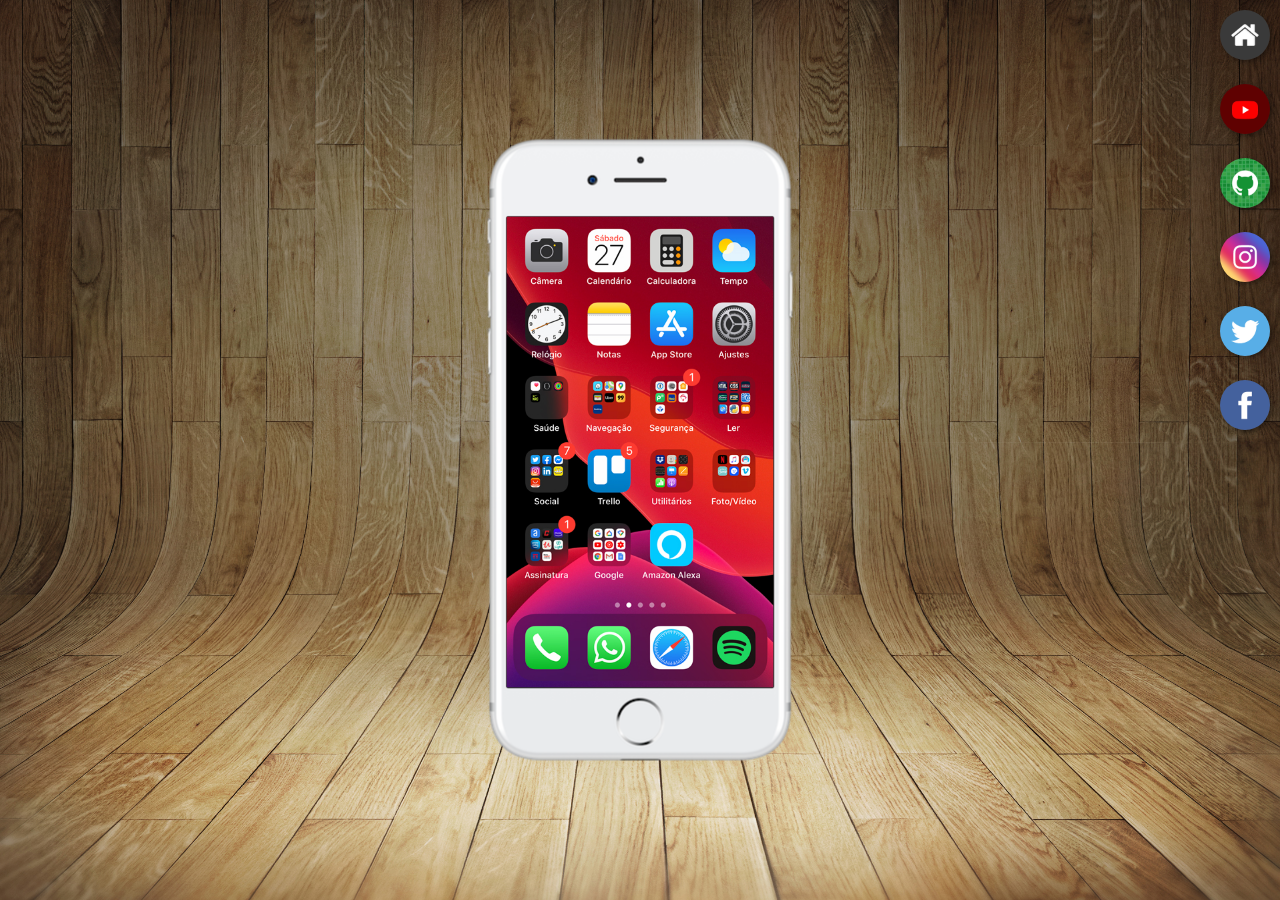
<file: index.html>
<!DOCTYPE html>
<html lang="pt-br">
<head>
    <meta charset="UTF-8">
    <meta name="viewport" content="favicon.ico, initial-scale=1.0">
    <link rel="shortcut icon" href="favicon.ico" type="image/x-icon">
    <link rel="stylesheet" href="estilos/style.css">
    <title>Projetos Redes Sociais</title>
</head>
<body>
    <main>
        <section id="telefone">
            <iframe src="home.html" frameborder="0" name="tela" id="tela">
                Seu navegador não é compatível com isso.
            </iframe>
        </section>
        <section id="redes-sociais">
            <a href="home.html" target="tela"><img src="imagens/logo-home.jpg" alt="Home"></a><br>
            <a href="youtube.html" target="tela"><img src="imagens/logo-youtube.jpg" alt="YouTube"></a><br>
            <a href="github.html" target="tela"><img src="imagens/logo-github.jpg" alt="GitHub"></a><br>
            <a href="instagram.html" target="tela"><img src="imagens/logo-instagram.jpg" alt="Instagram"></a><br>
            <a href="twitter.html" target="tela"><img src="imagens/logo-twitter.jpg" alt="Twitter"></a><br>
            <a href="facebook.html" target="tela"><img src="imagens/logo-facebook.jpg" alt="Facebook"></a><br>
        </section>
    </main>
</body>
</html>
</file>
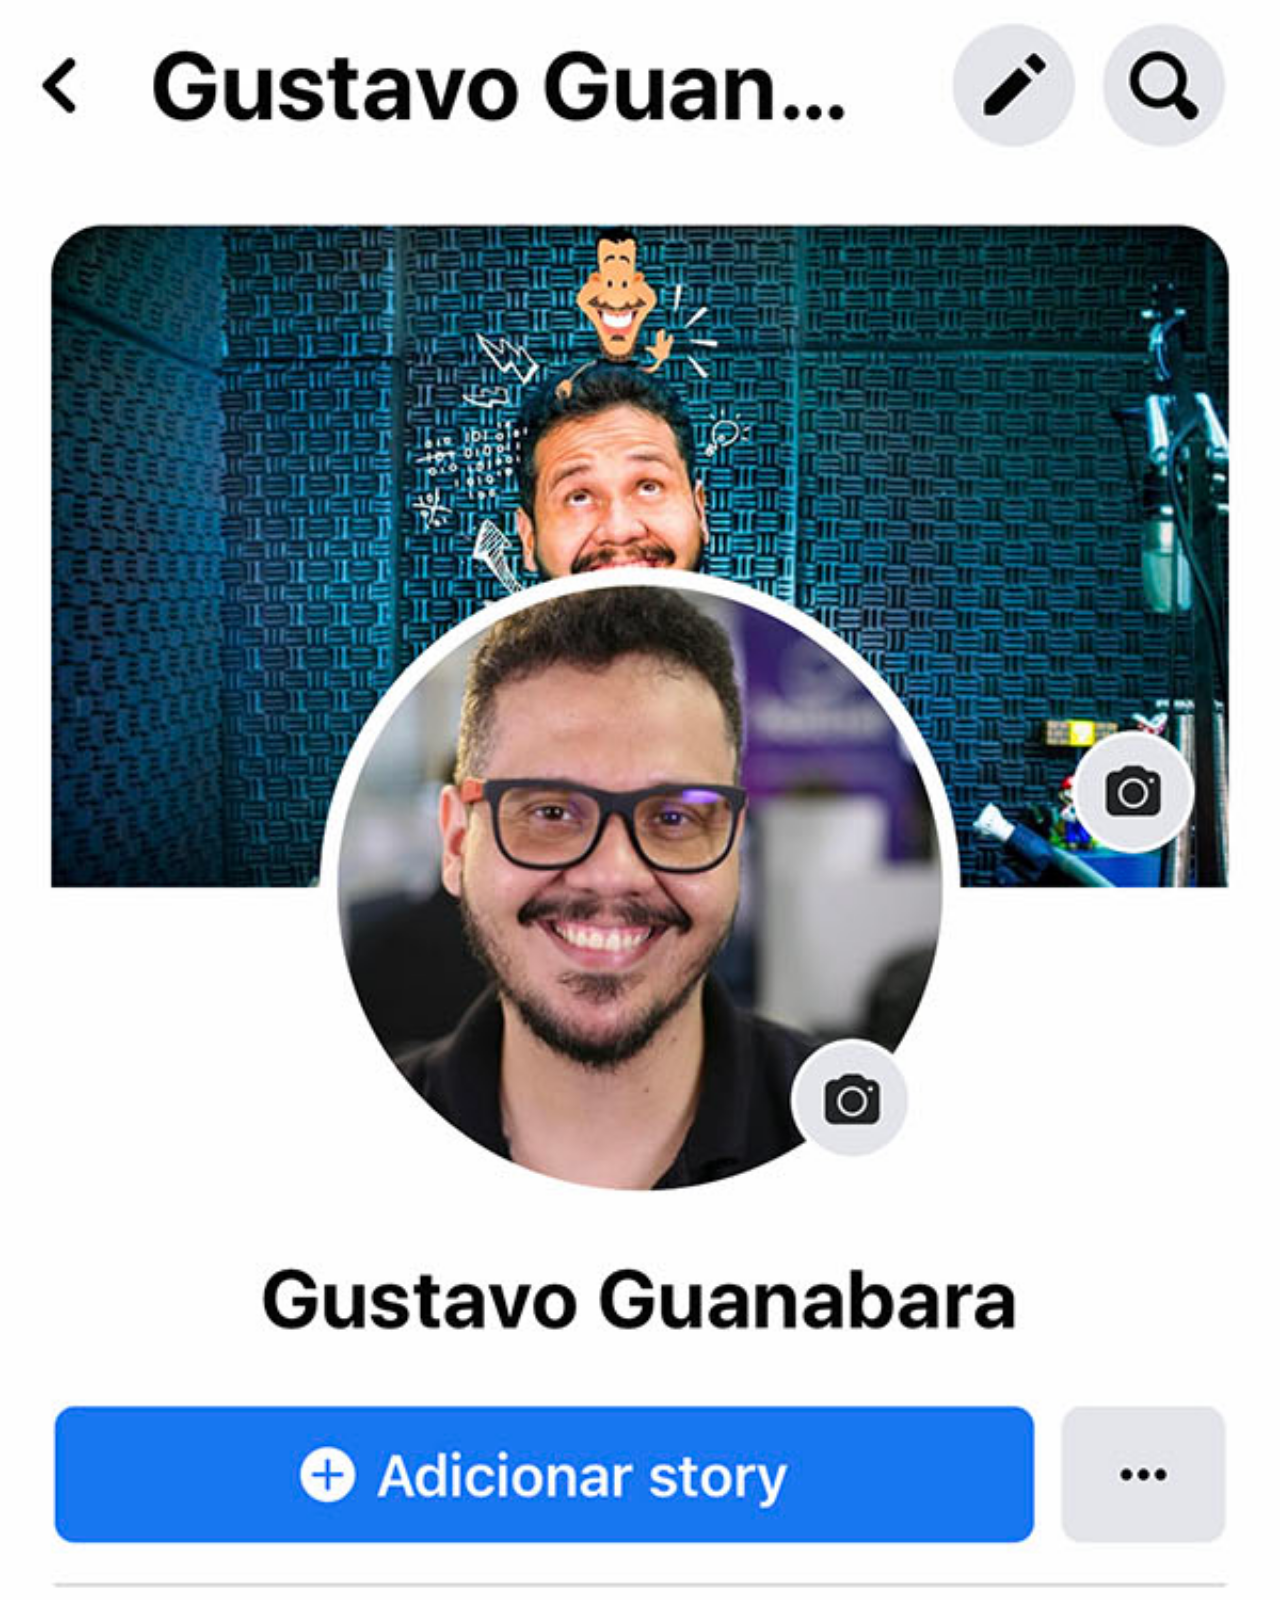
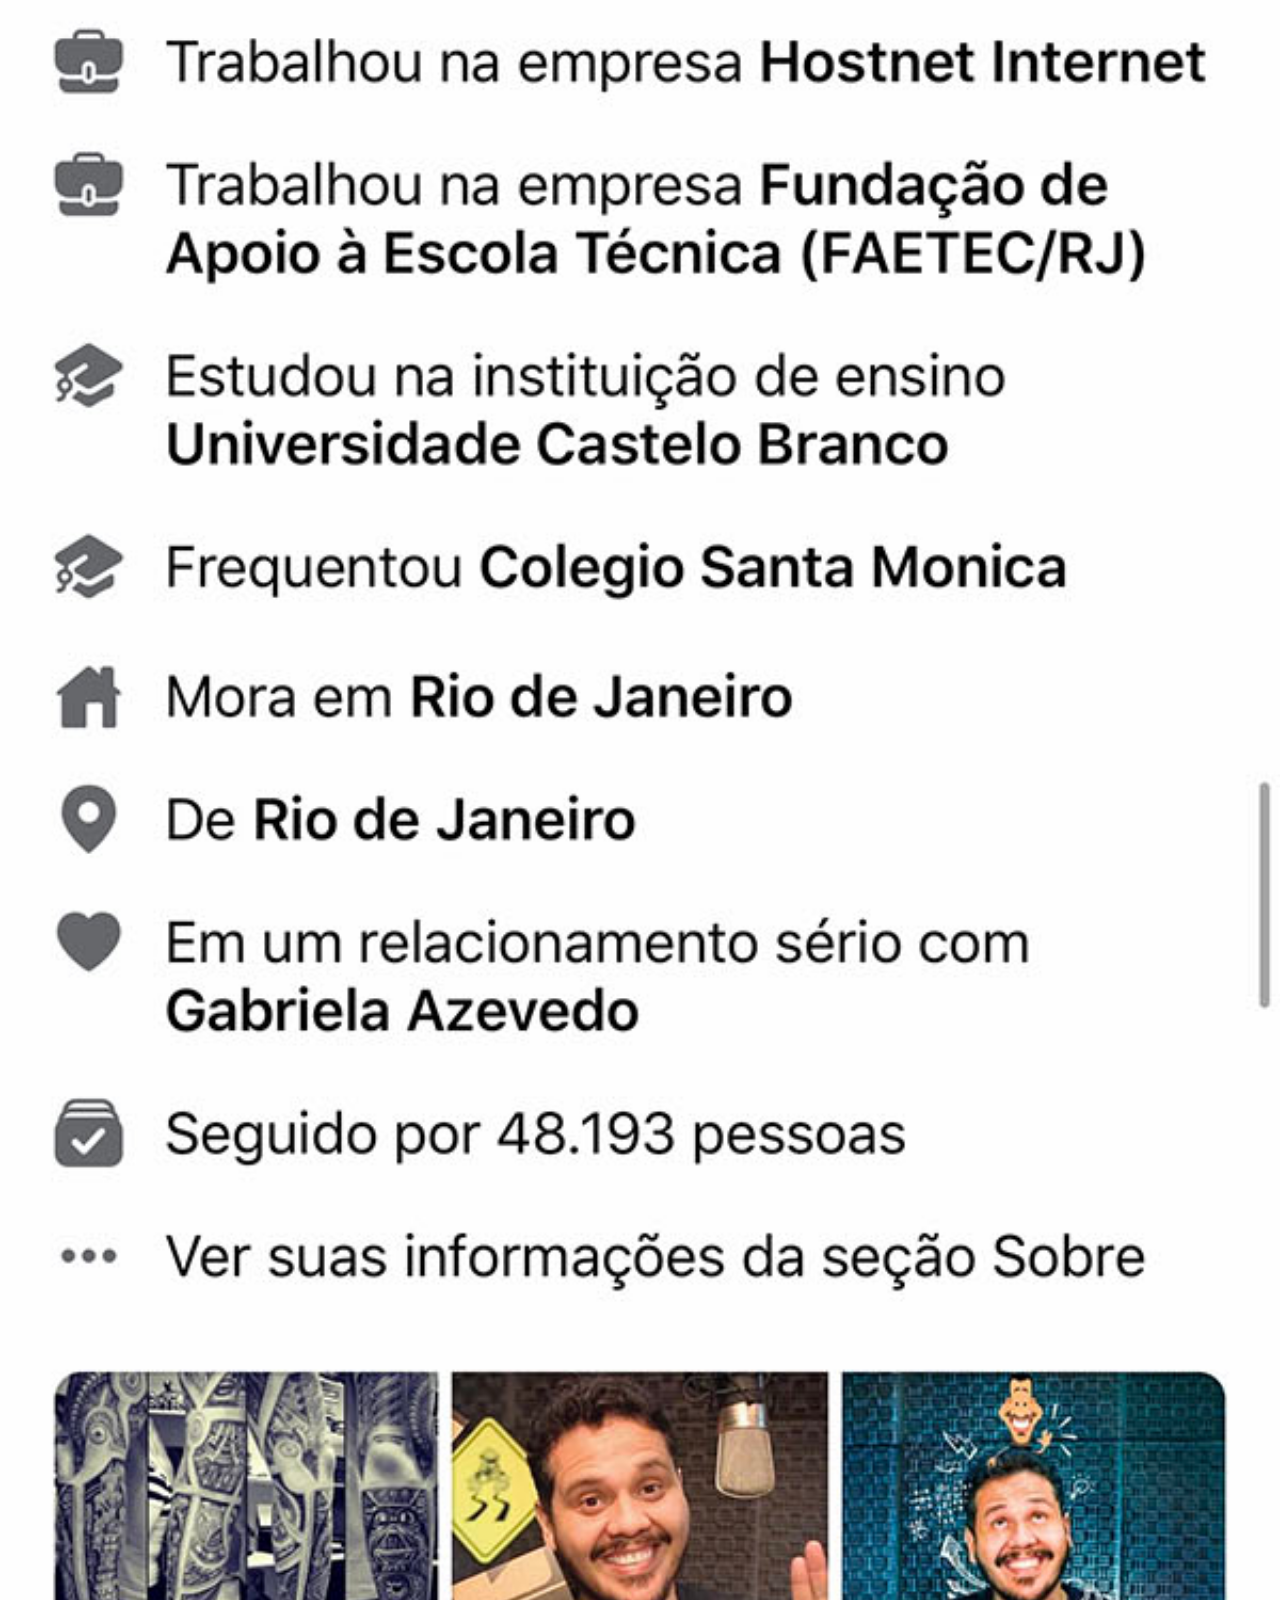
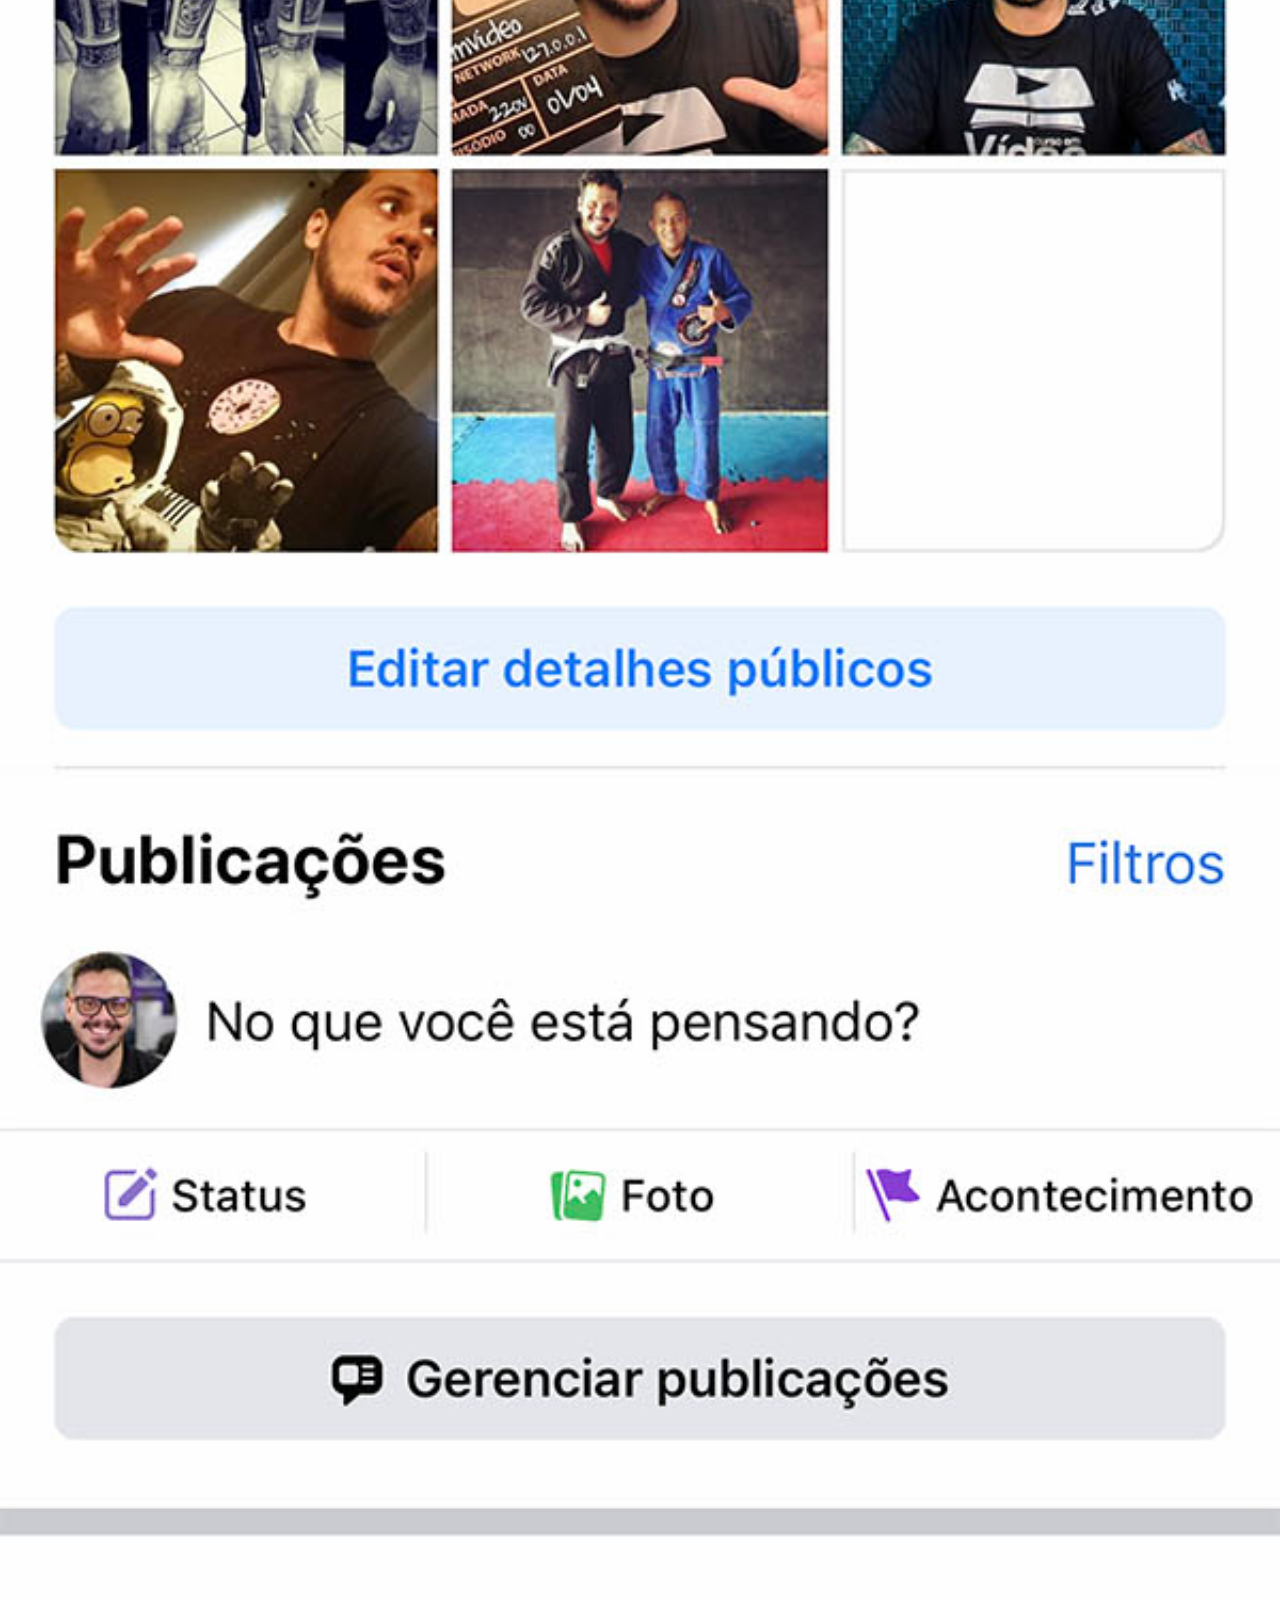
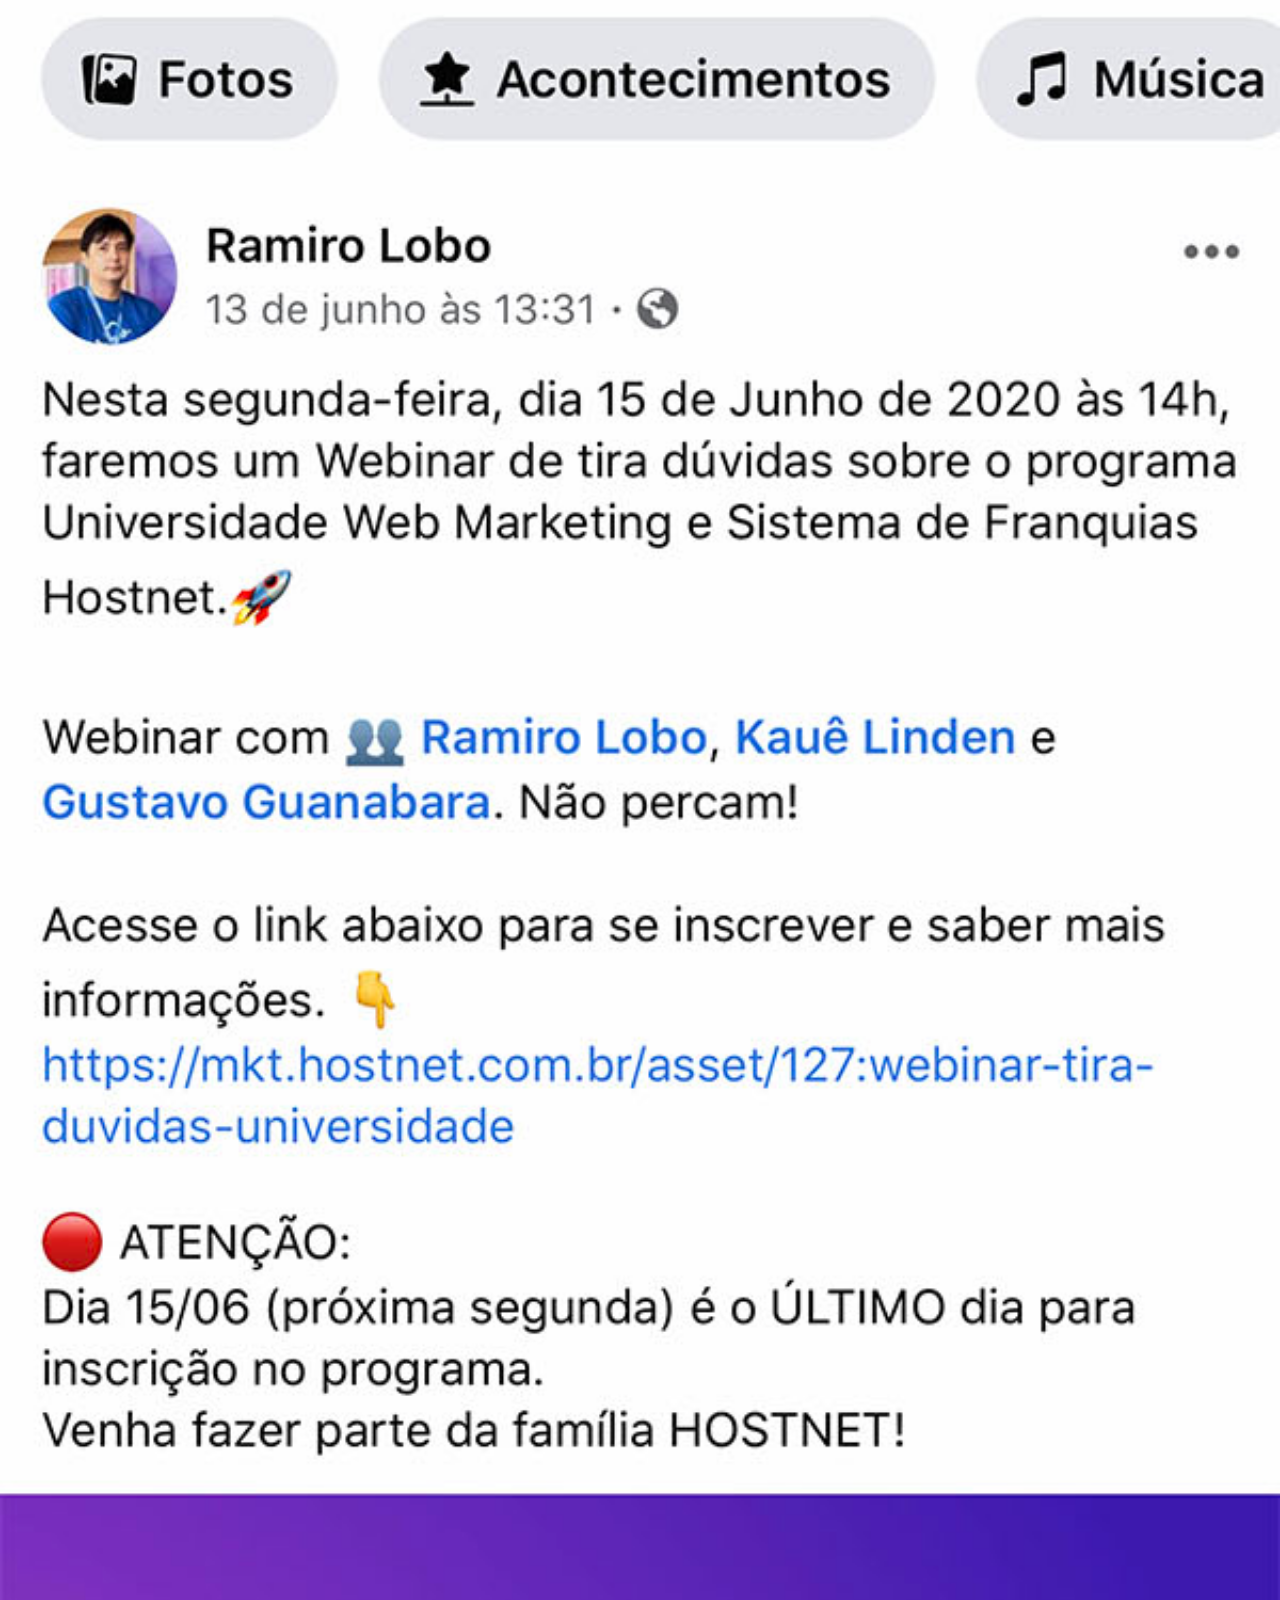
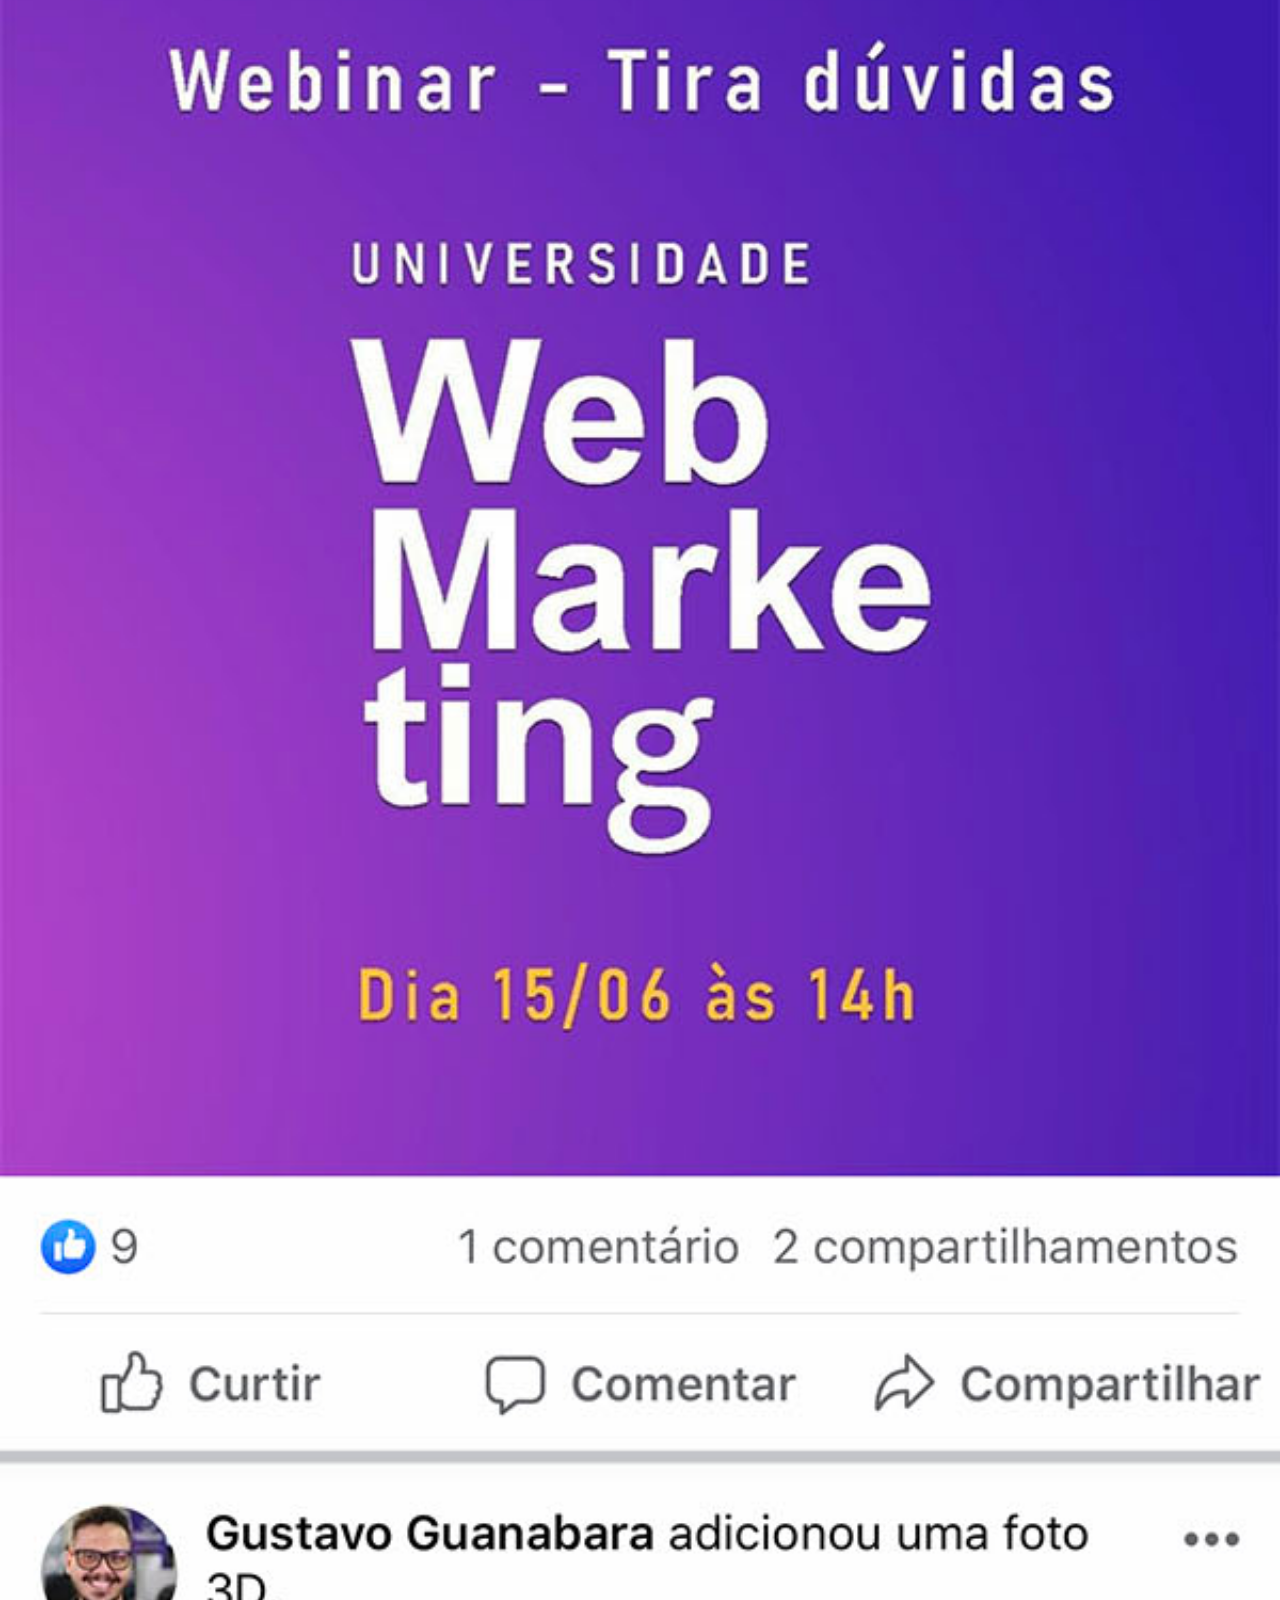
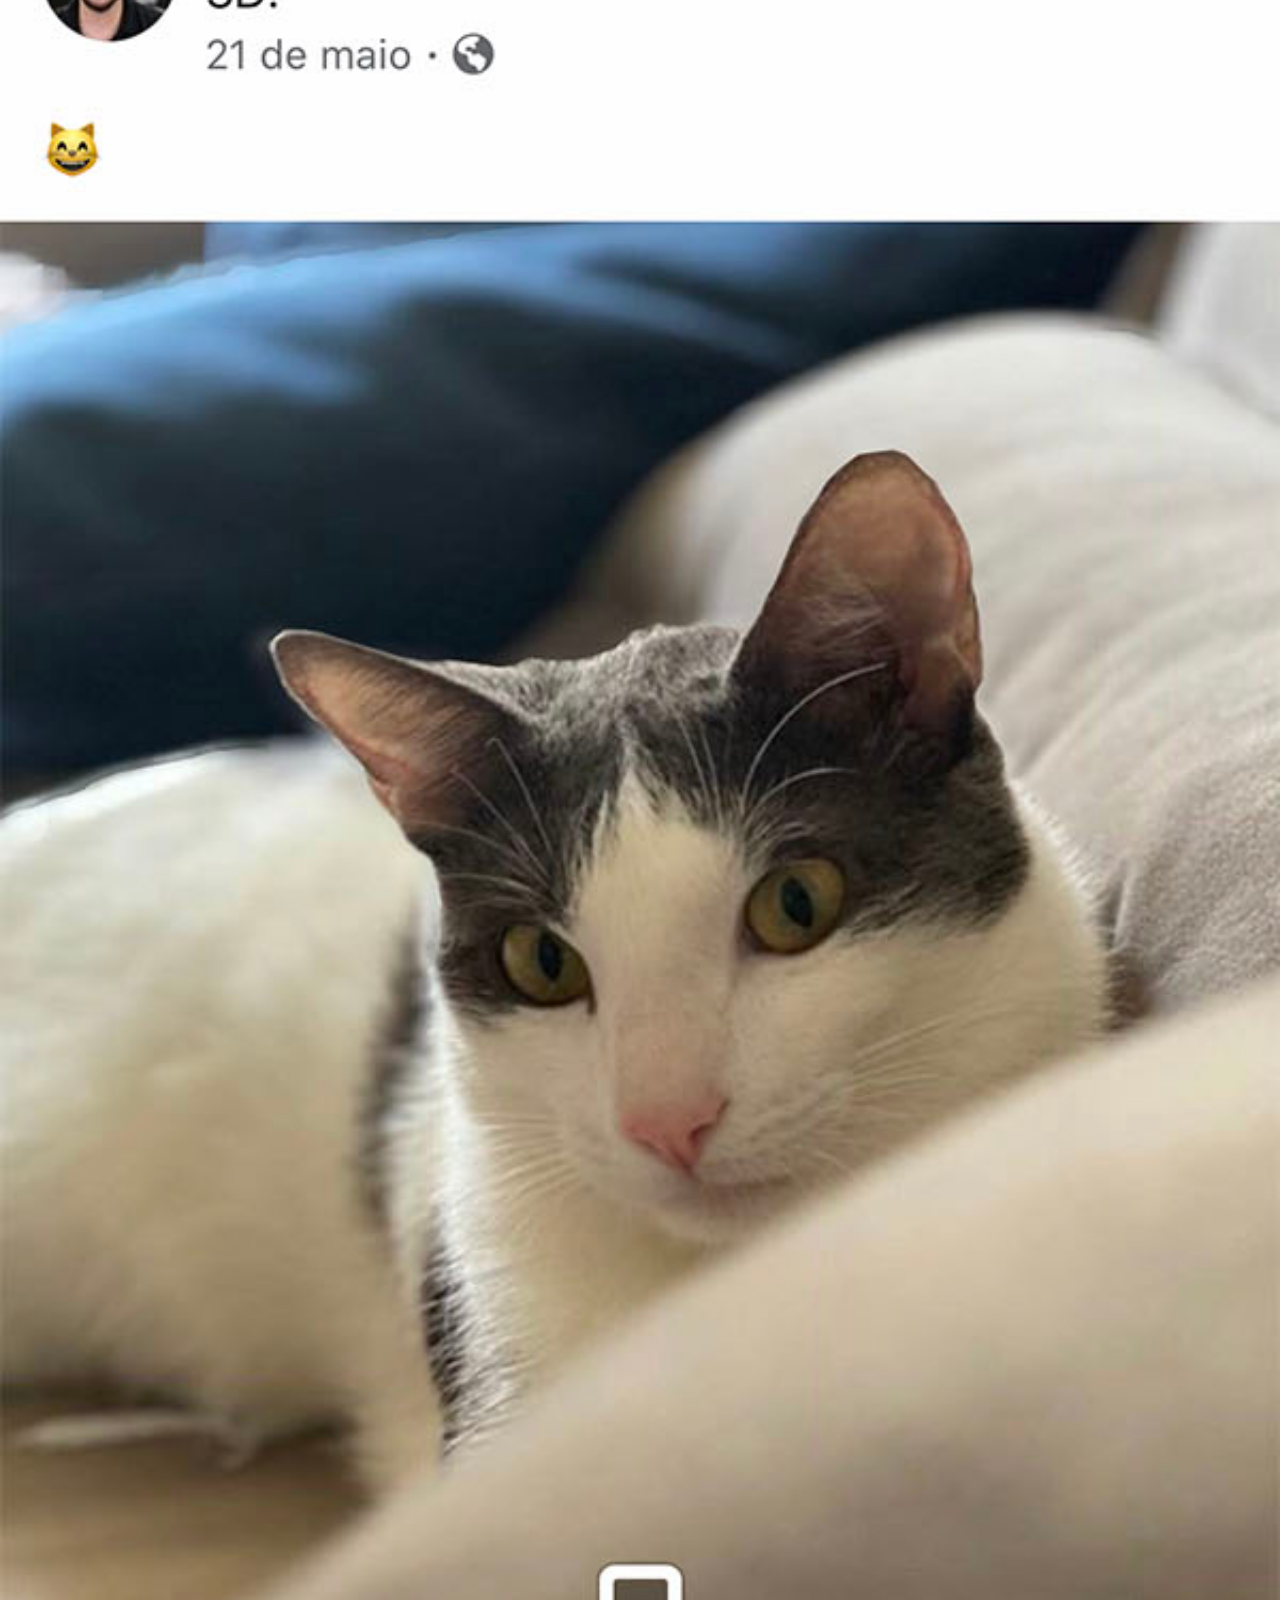
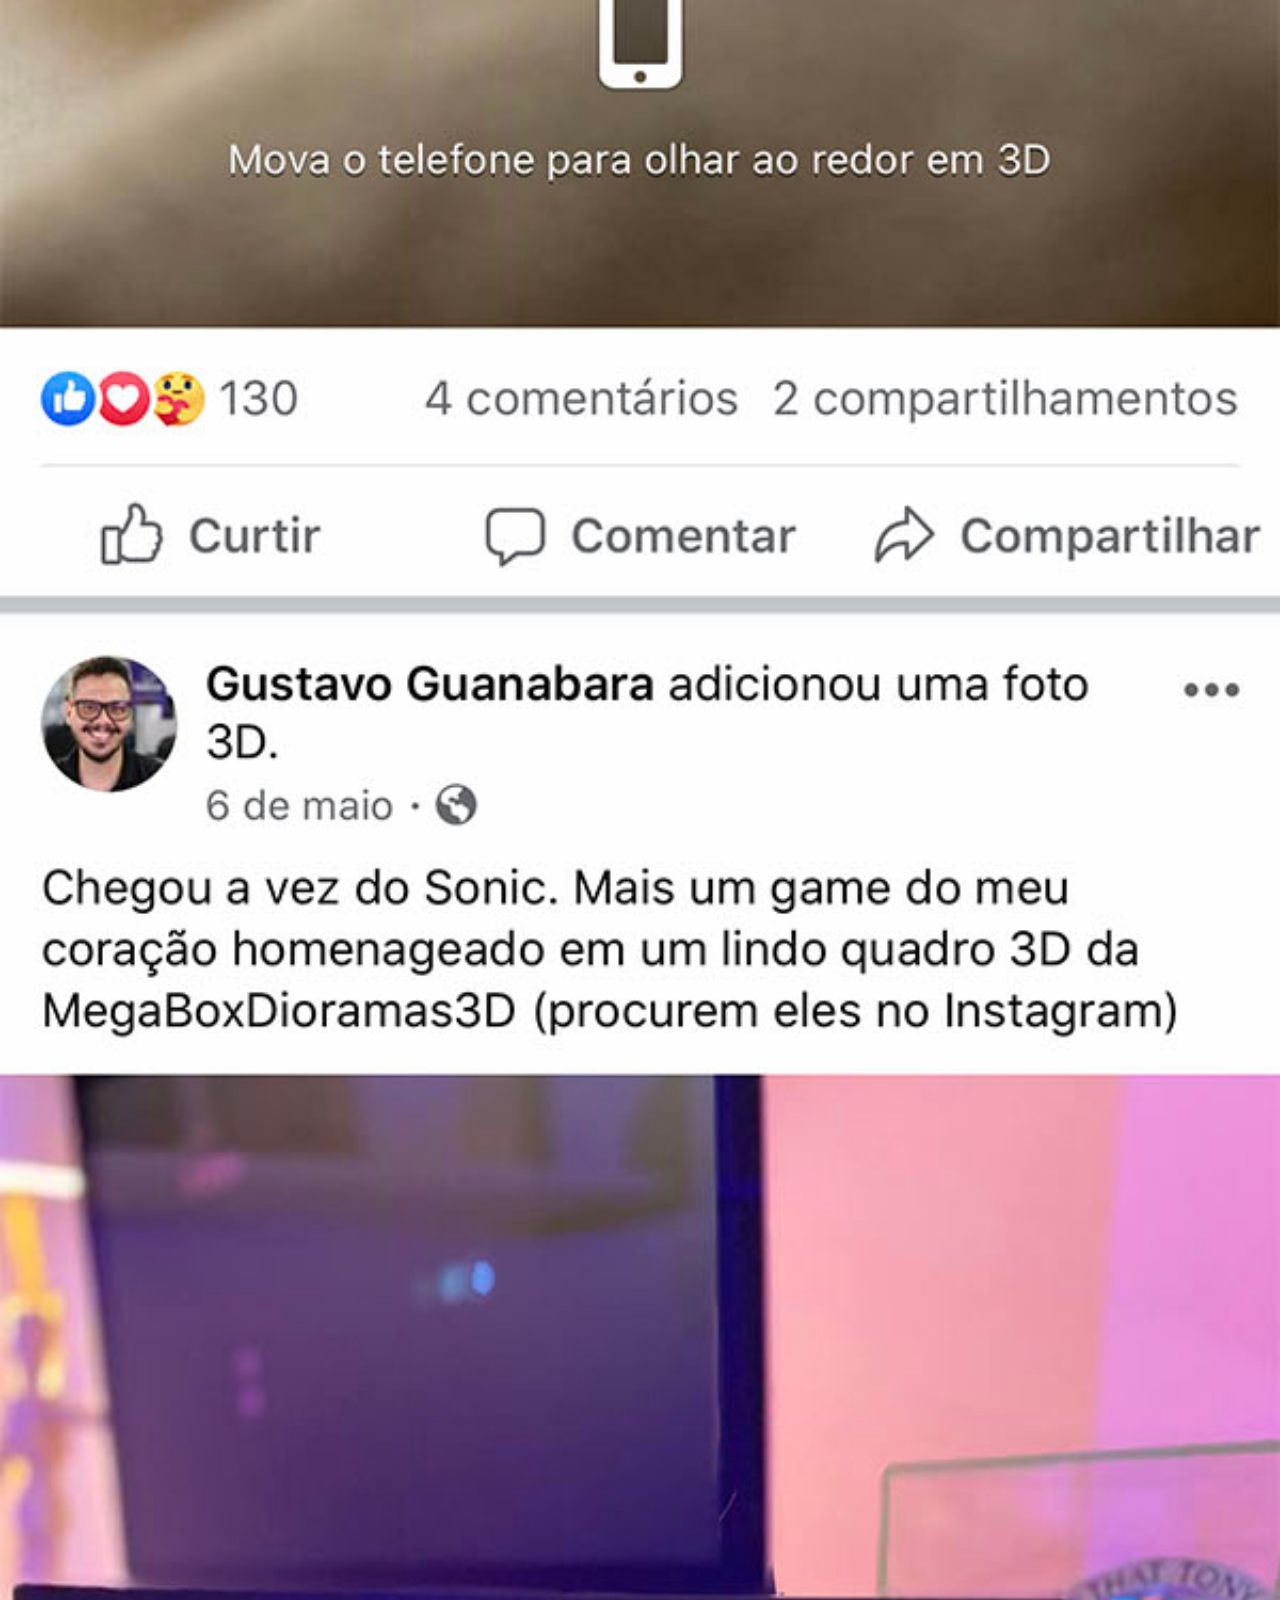
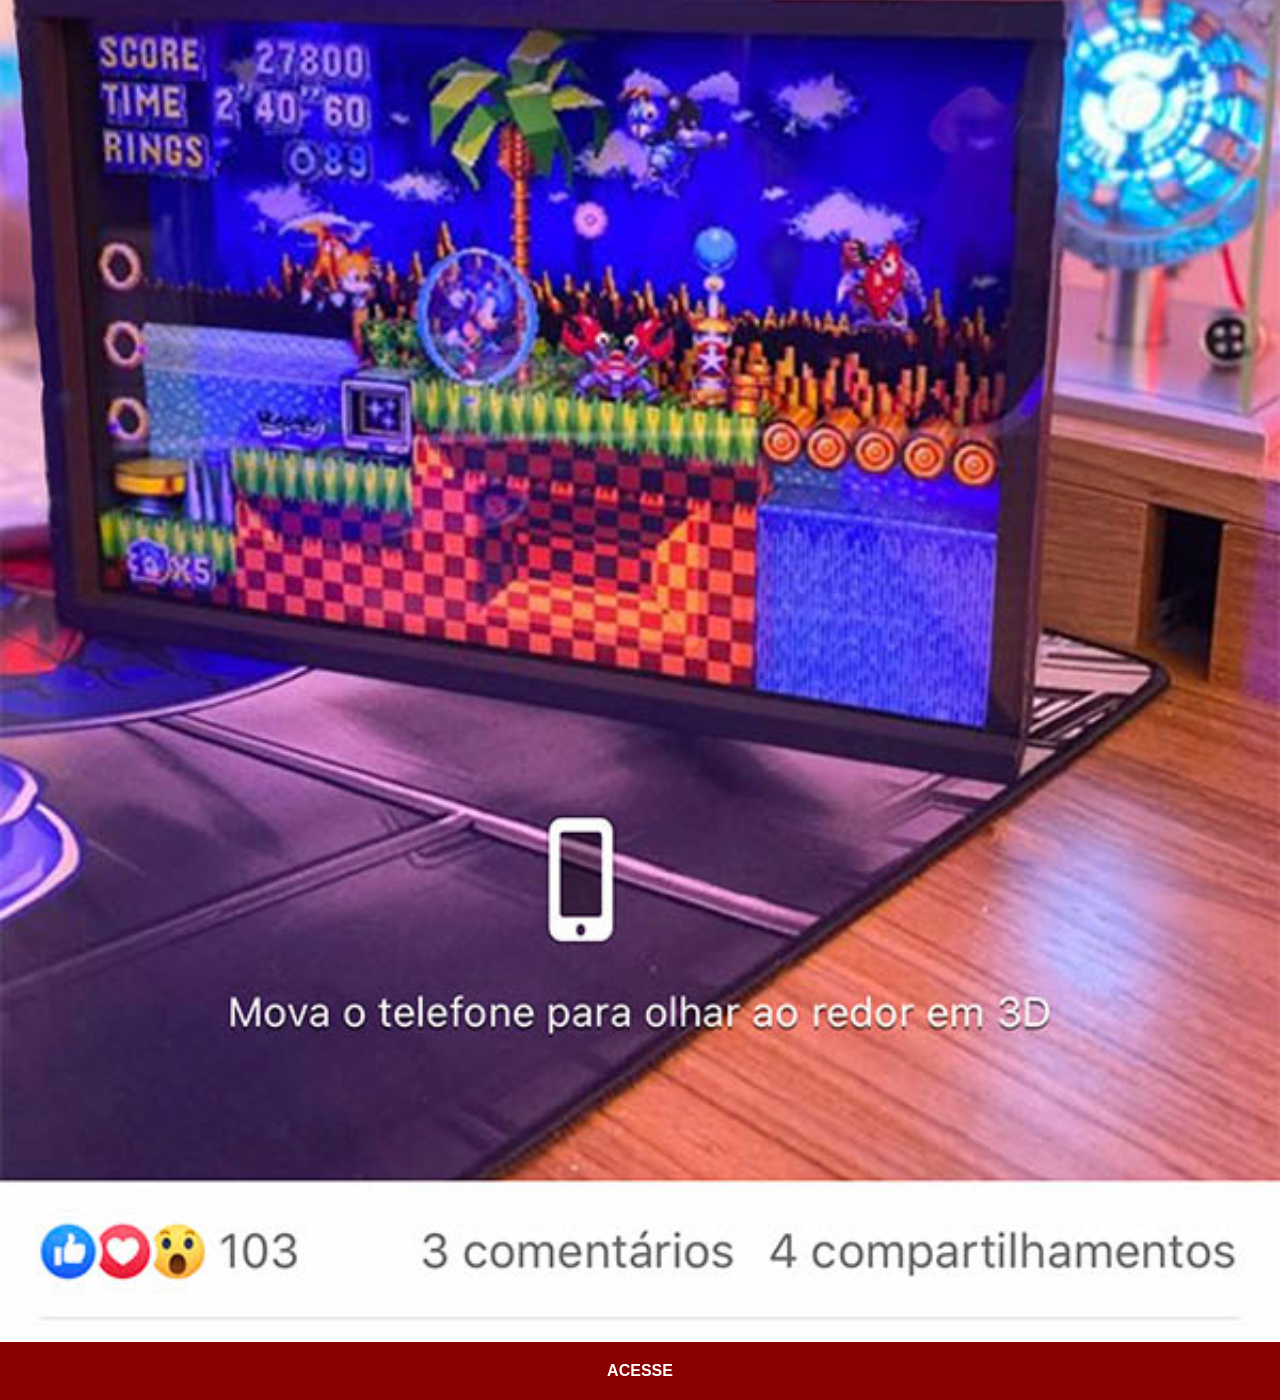
<file: facebook.html>
<!DOCTYPE html>
<html lang="pt-br">
<head>
    <meta charset="UTF-8">
    <meta name="viewport" content="width=device-width, initial-scale=1.0">
    <title>Facebook</title>
    <link rel="stylesheet" href="estilos/social.css">
</head>
<body>
    <img src="imagens/tela-facebook.jpg" alt="Facebook">
    <a href="https://www.facebook.com/gustavoguanabara/?locale=pt_BR" target="_blank" rel="noopener noreferrer">ACESSE</a>
</body>
</html>
</file>
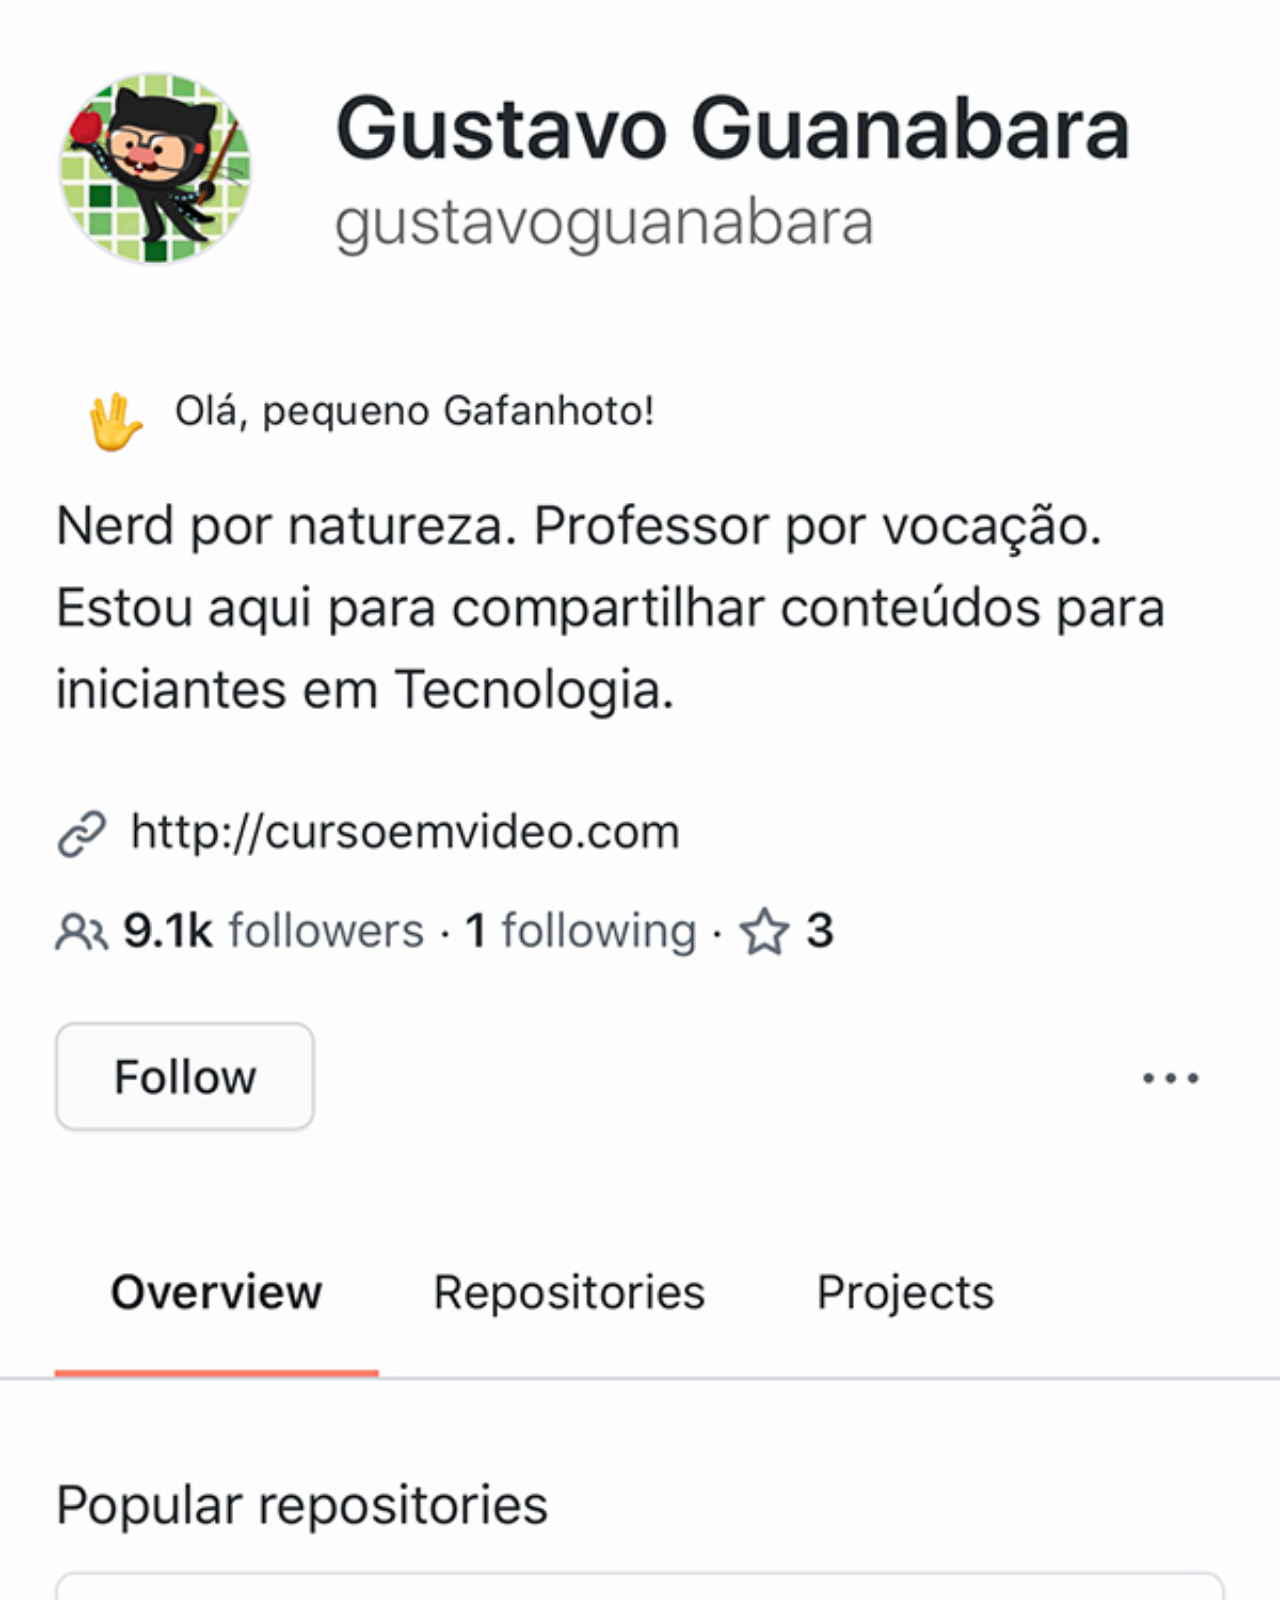
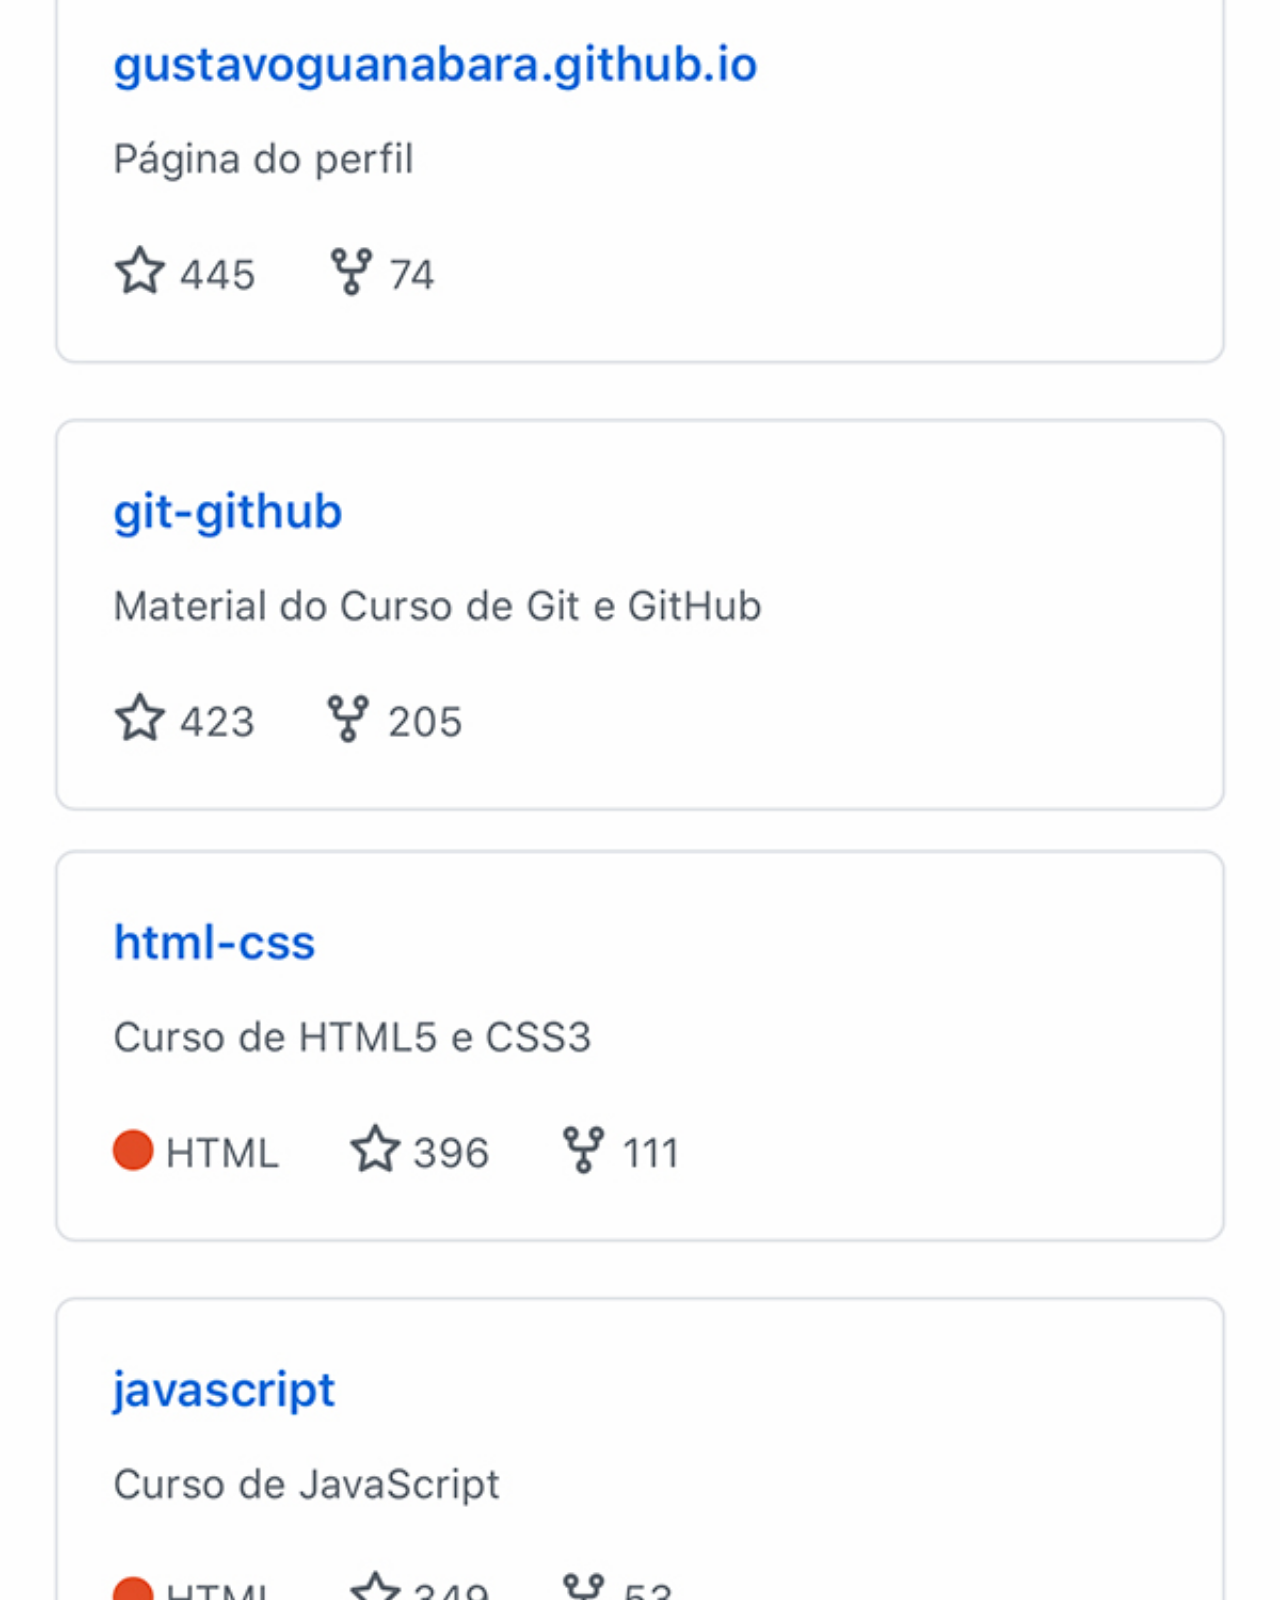
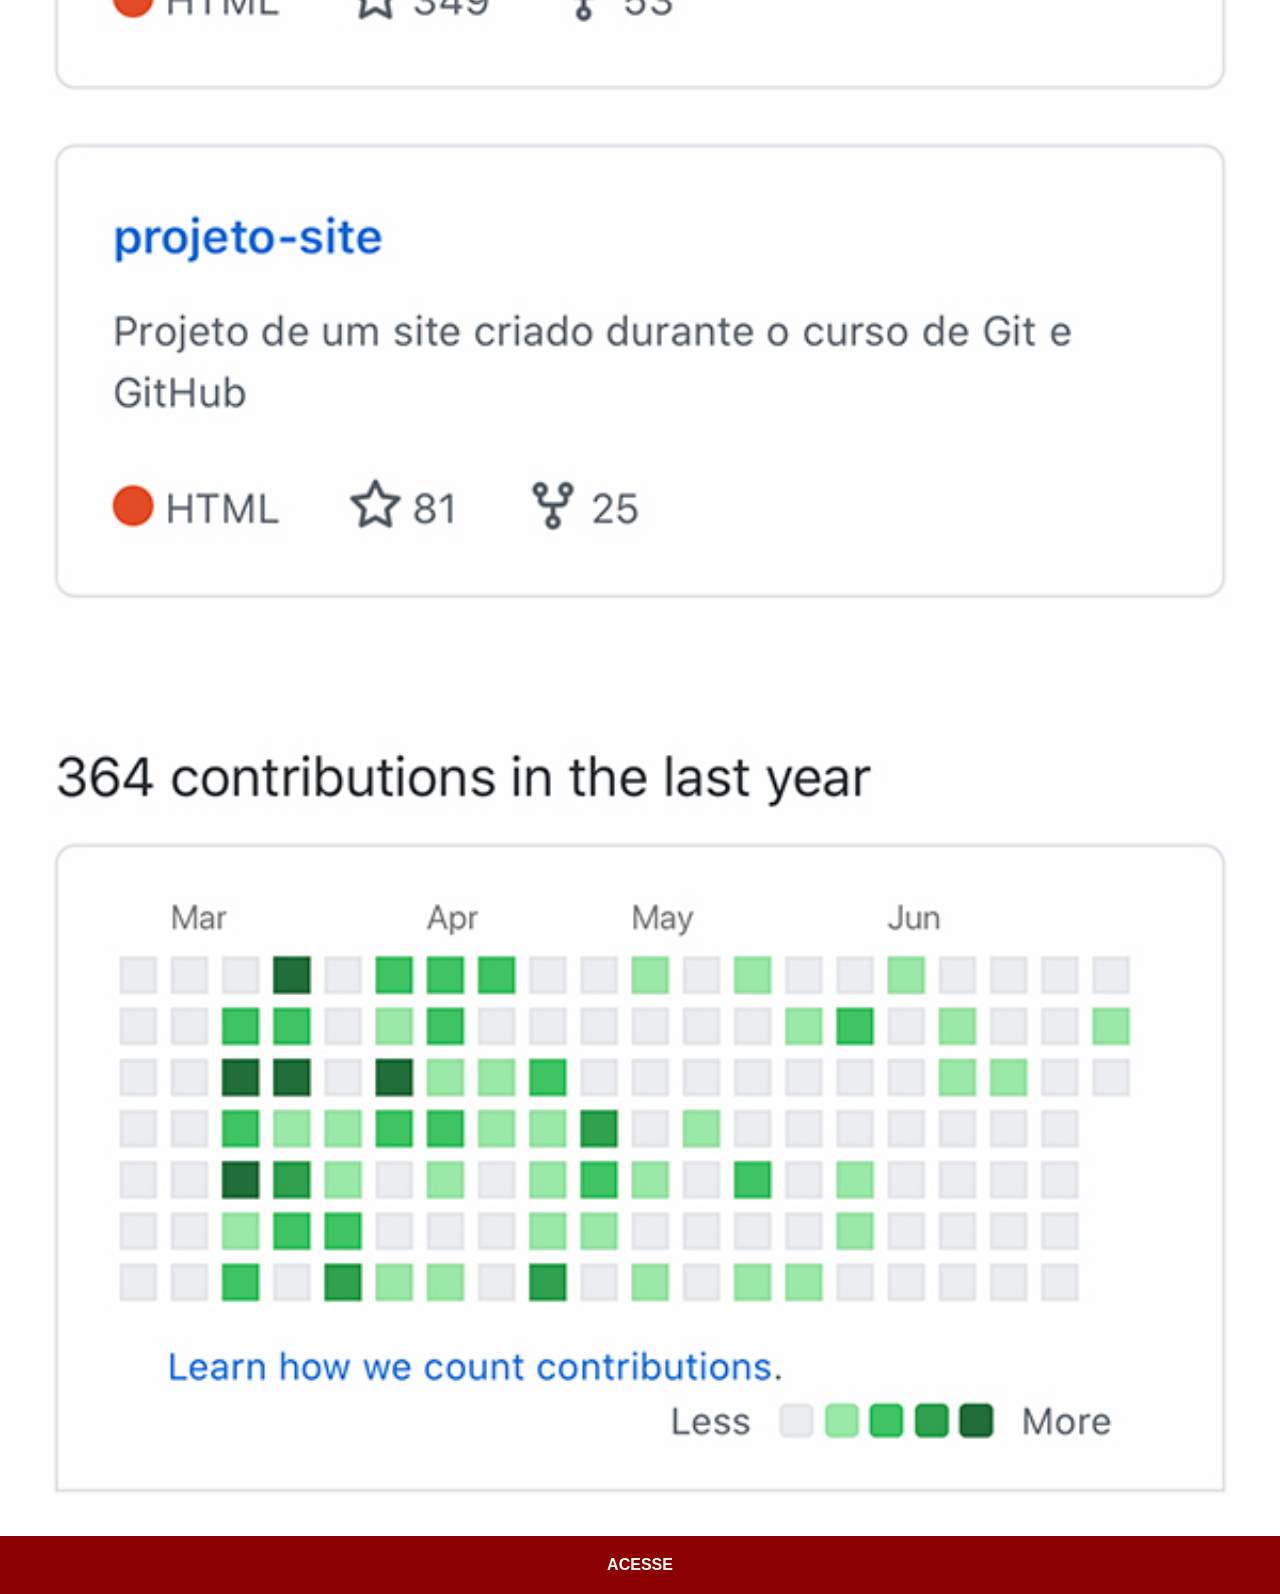
<file: github.html>
<!DOCTYPE html>
<html lang="pt-br">
<head>
    <meta charset="UTF-8">
    <meta name="viewport" content="width=device-width, initial-scale=1.0">
    <title>GitHub</title>
    <link rel="stylesheet" href="estilos/social.css">
</head>
<body>
    <img src="imagens/tela-github.jpg" alt="GitHub">
    <a href="http://github.com/gustavoguanabara/" target="_blank" rel="noopener noreferrer">ACESSE</a>
</body>
</html>
</file>
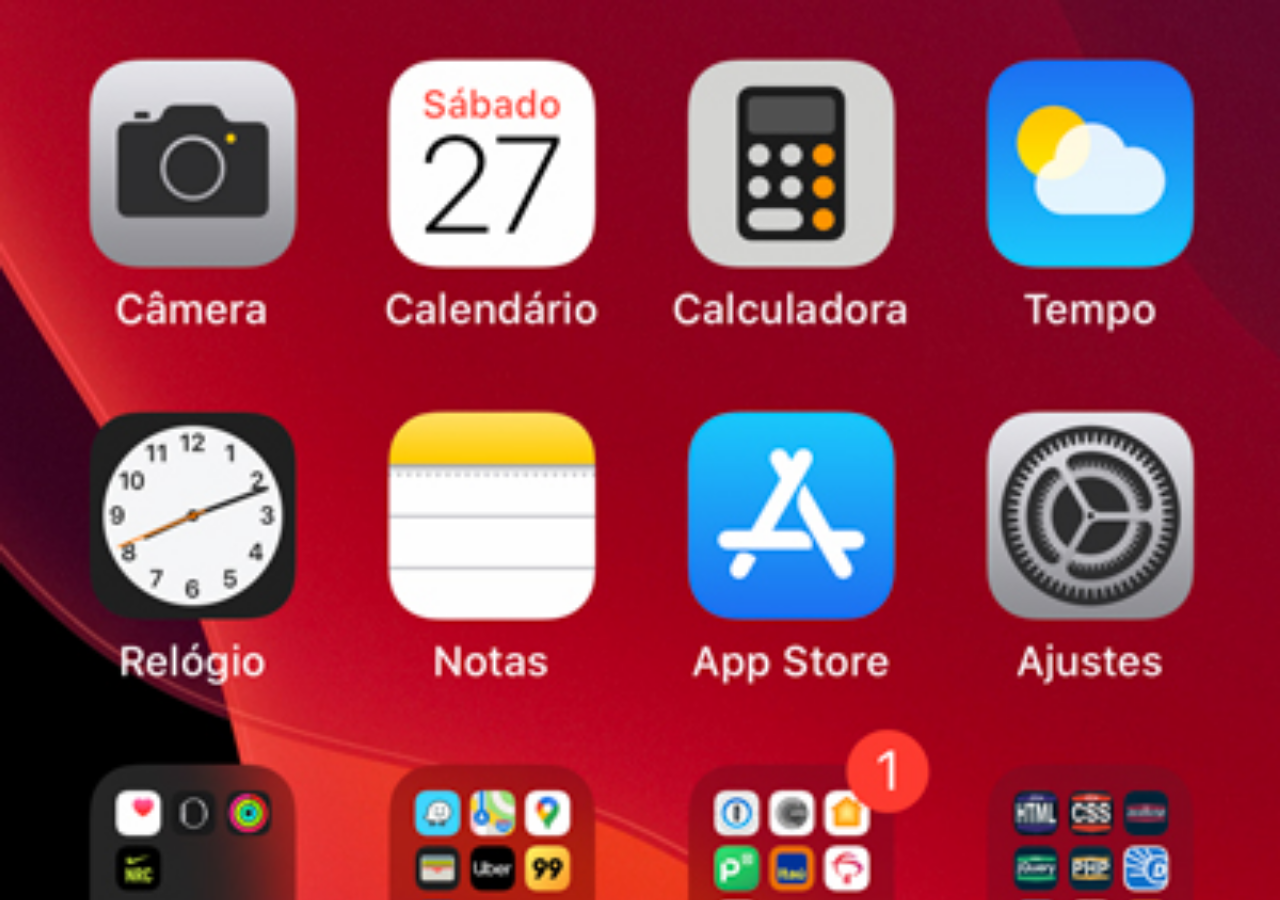
<file: home.html>
<!DOCTYPE html>
<html lang="pt-br">
<head>
    <meta charset="UTF-8">
    <meta name="viewport" content="width=device-width, initial-scale=1.0">
    <title>Home</title>
    <style>
        * {
            margin: 0px;
            padding: 0px;
        }

        body {
            height: 100vh;
            width: 100vw;
            background: black url('imagens/tela-home.jpg') no-repeat top center;
            background-size: cover;
        }
    </style>
</head>
<body>
    
</body>
</html>
</file>
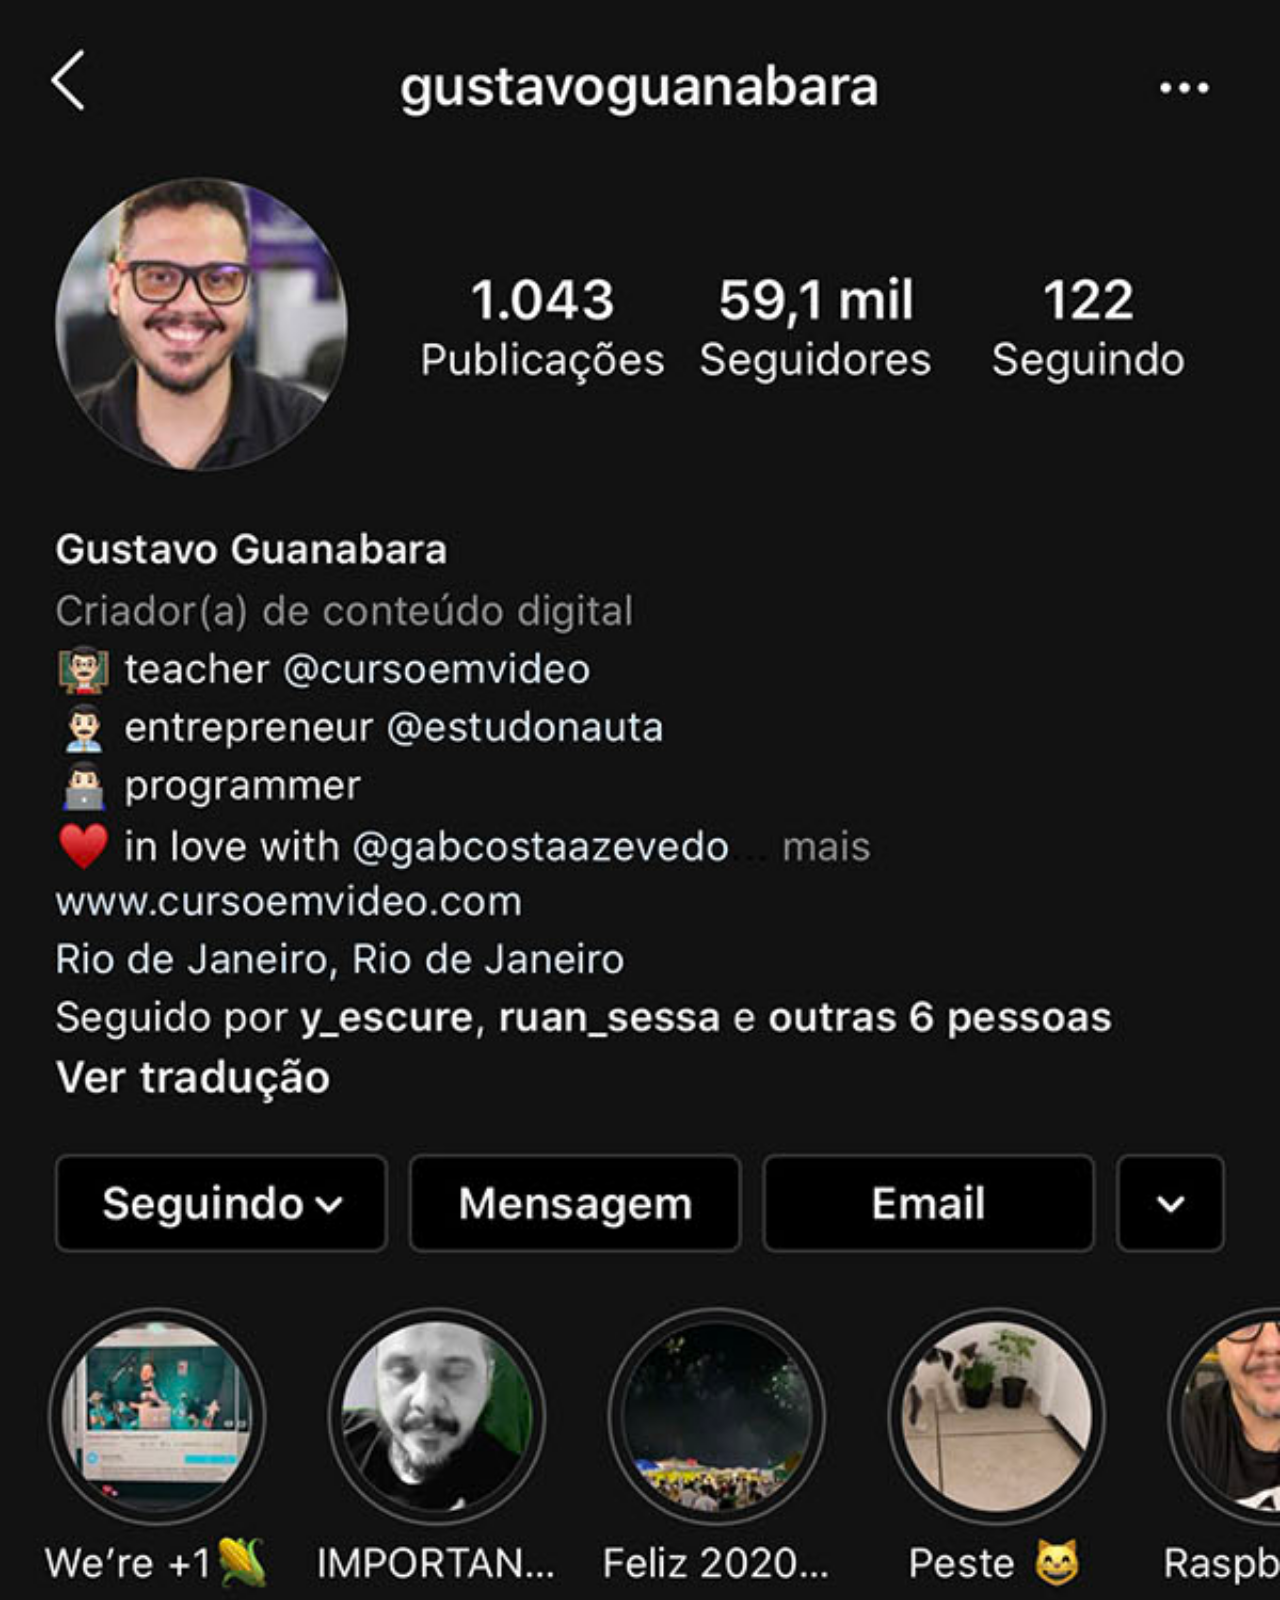
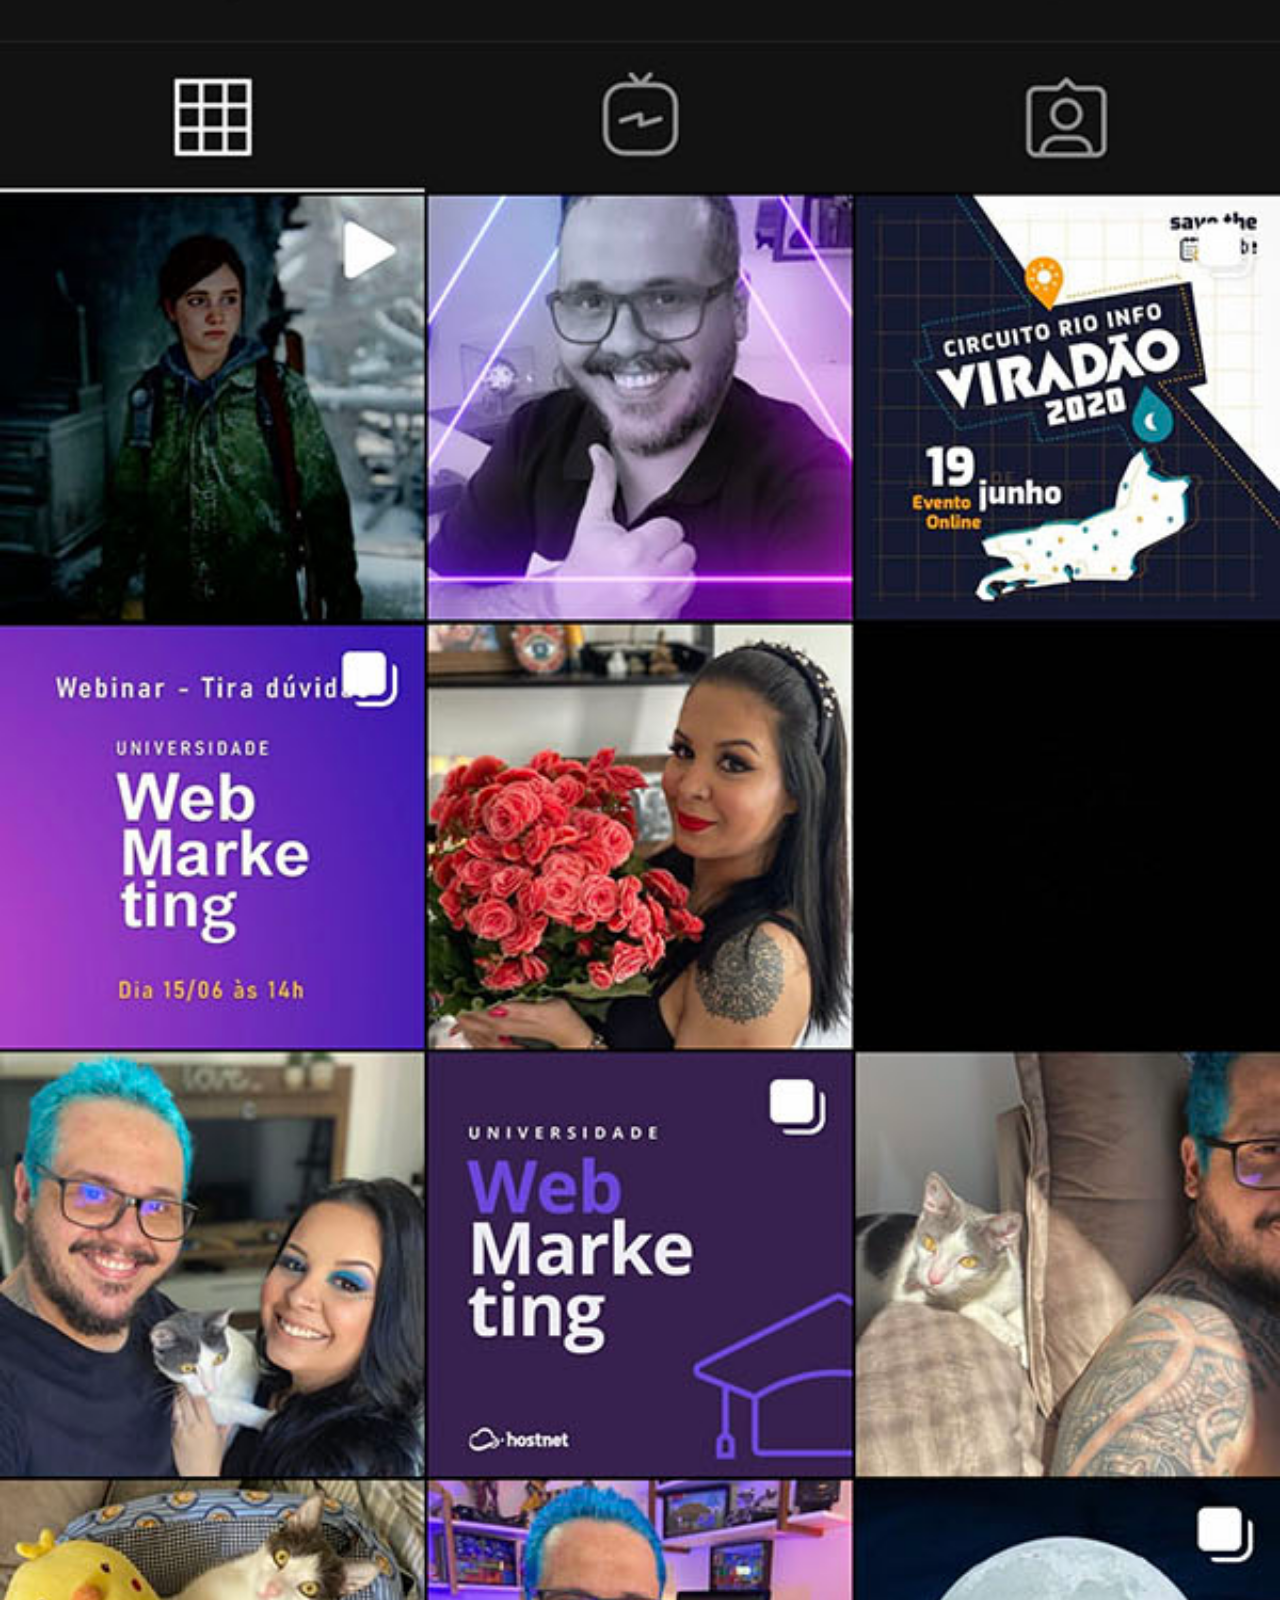
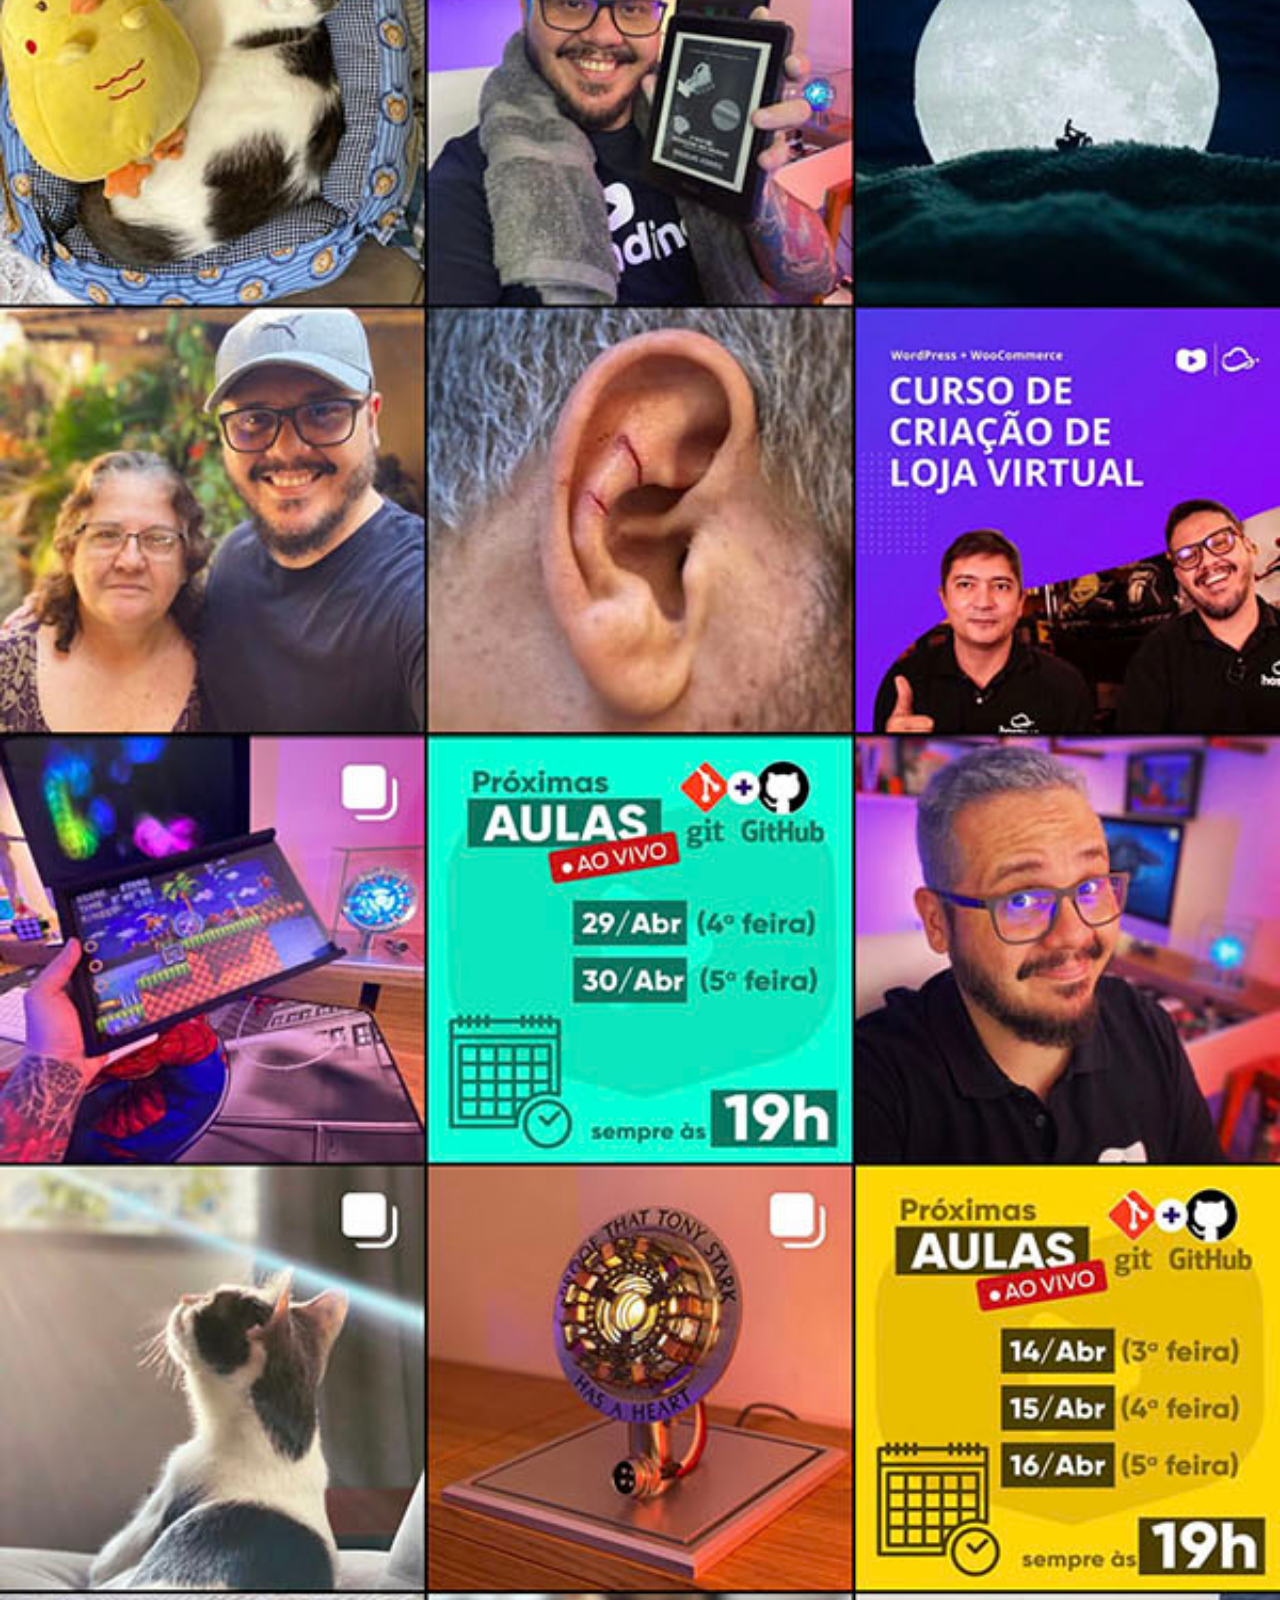
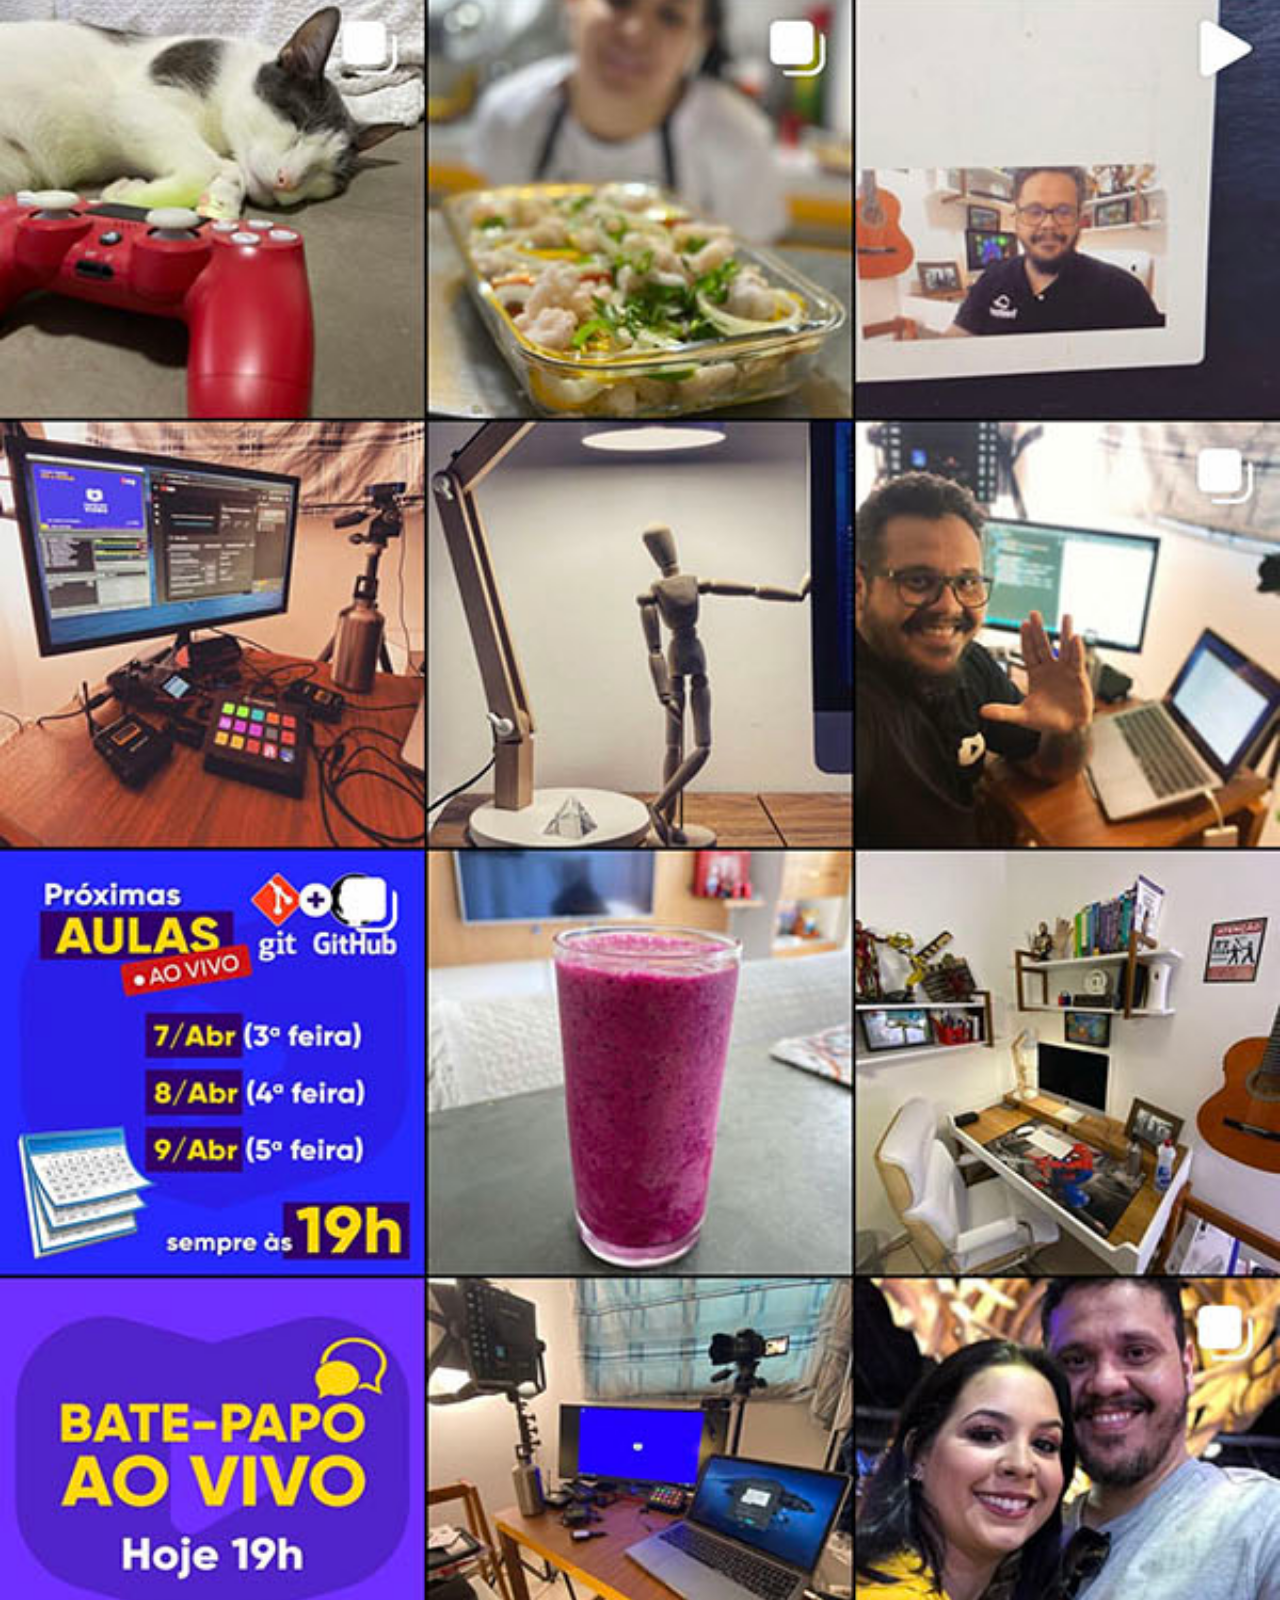
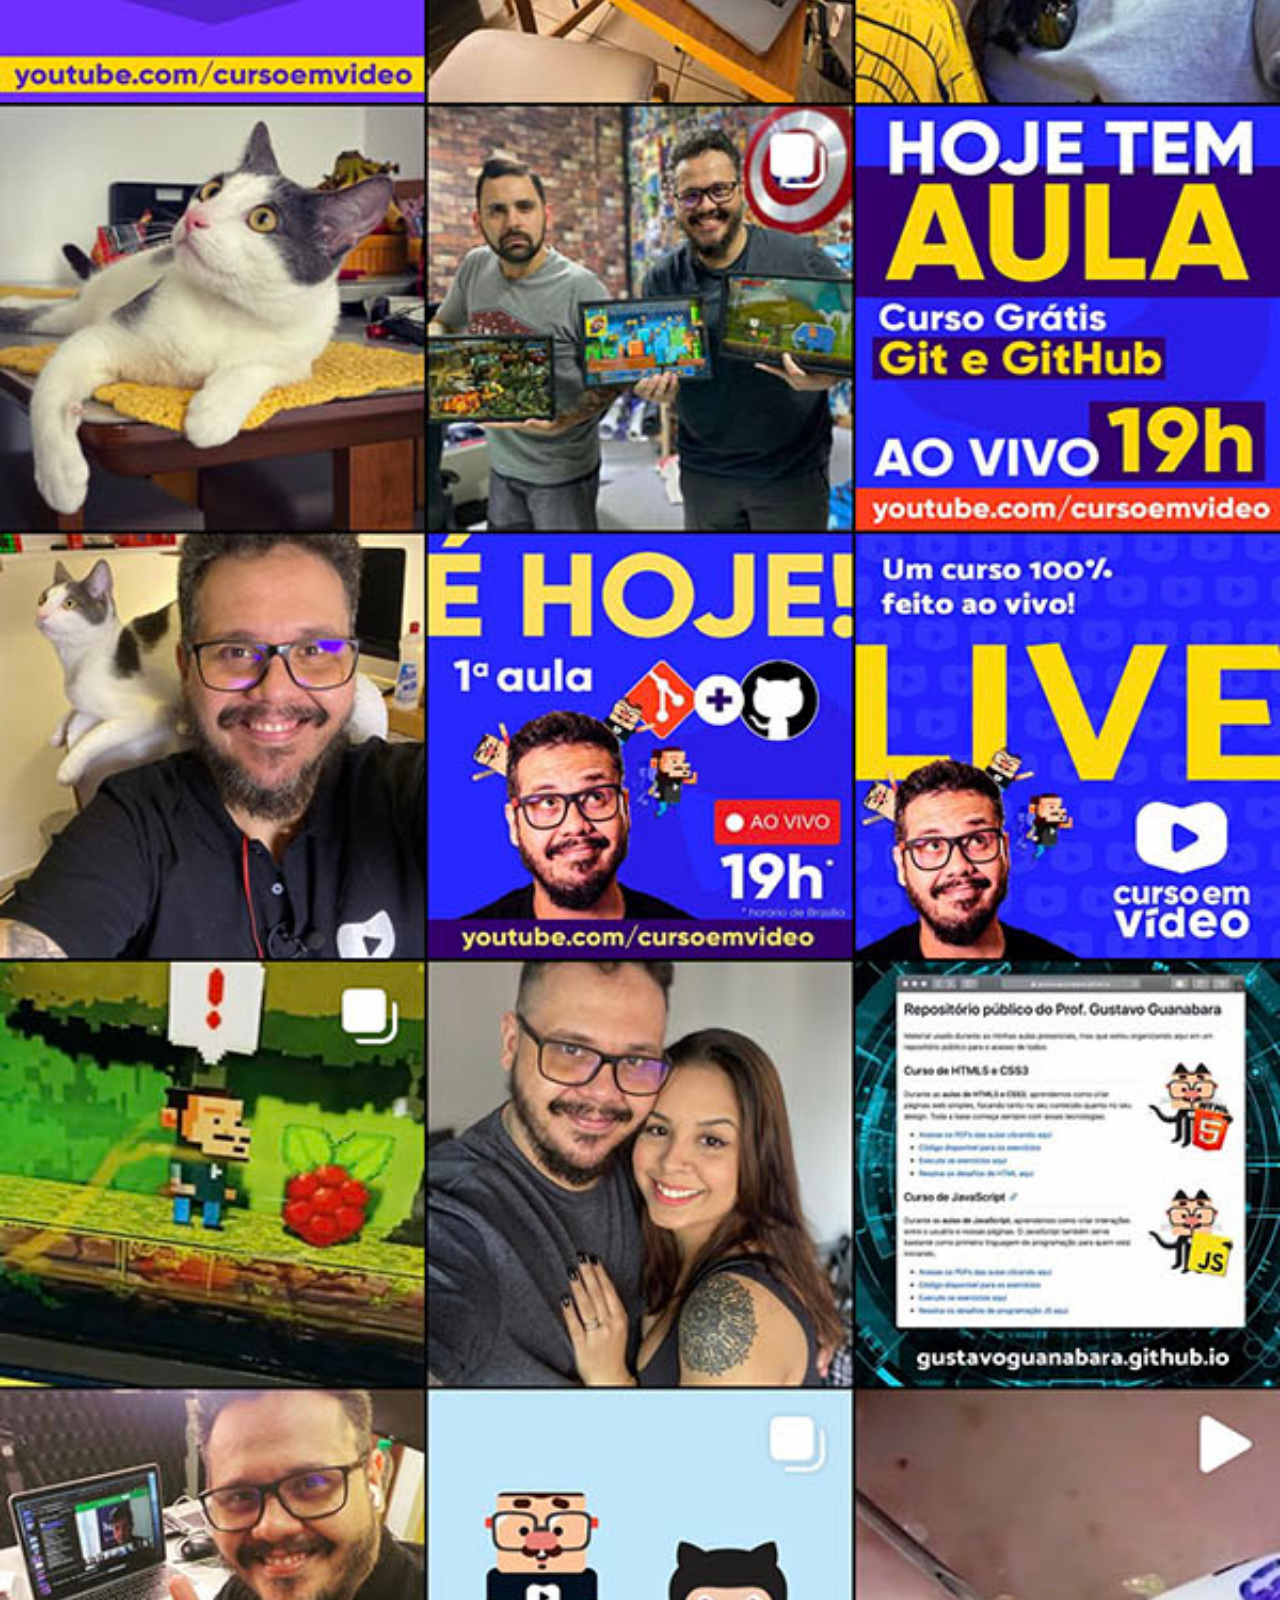
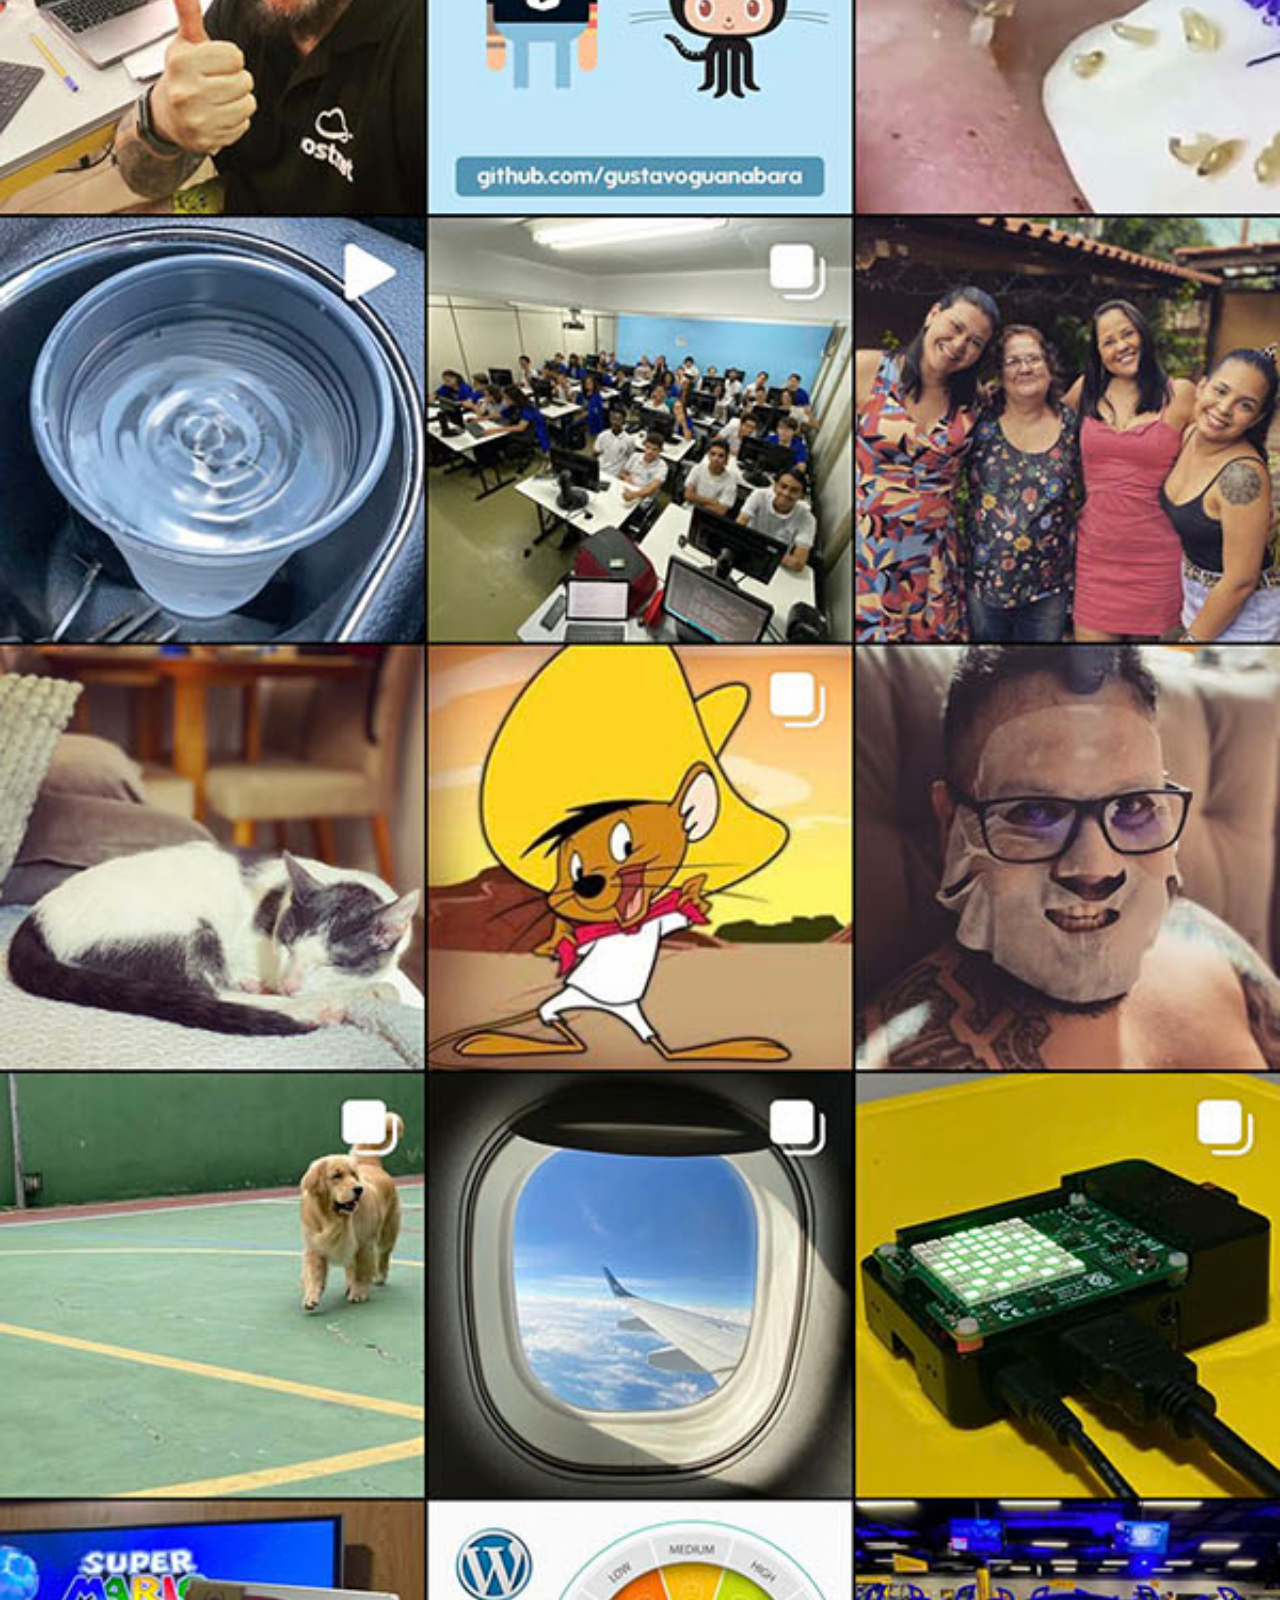
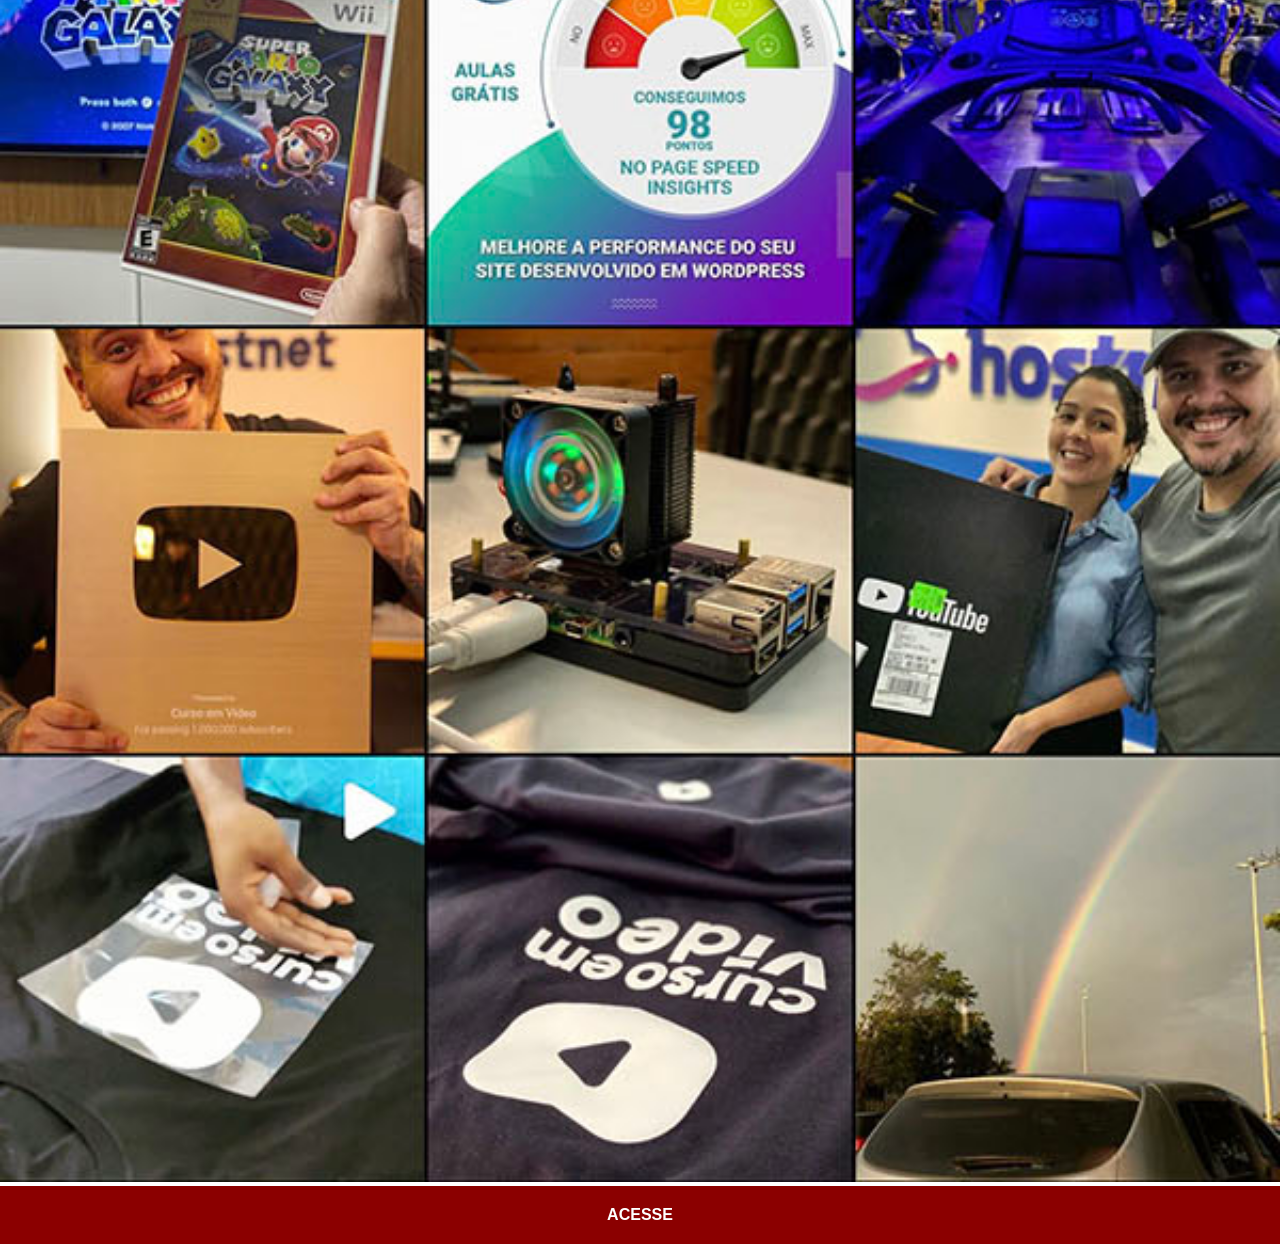
<file: instagram.html>
<!DOCTYPE html>
<html lang="pt-br">
<head>
    <meta charset="UTF-8">
    <meta name="viewport" content="width=device-width, initial-scale=1.0">
    <title>Instagram</title>
    <link rel="stylesheet" href="estilos/social.css">
</head>
<body>
    <img src="imagens/tela-instagram.jpg" alt="Instagram">
    <a href="https://www.instagram.com/gustavoguanabara/" target="_blank" rel="noopener noreferrer">ACESSE</a>
</body>
</html>
</file>
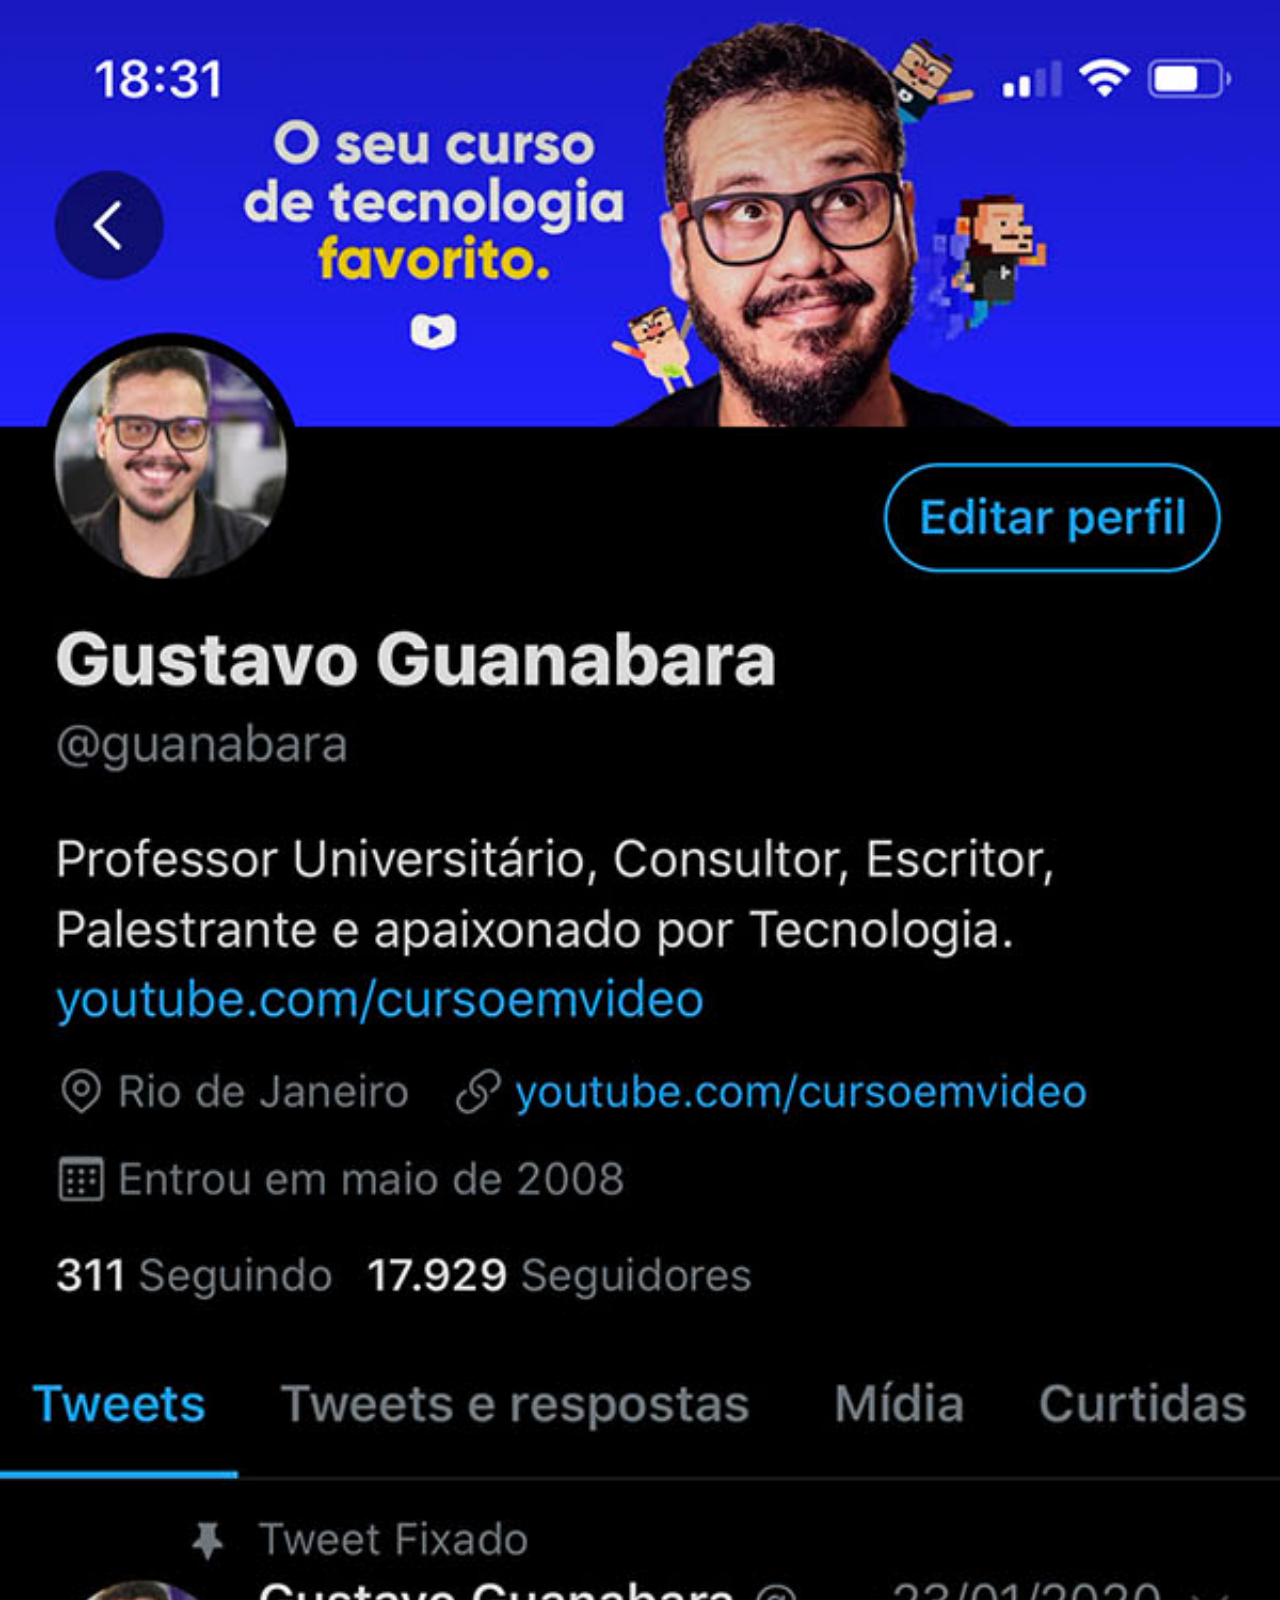
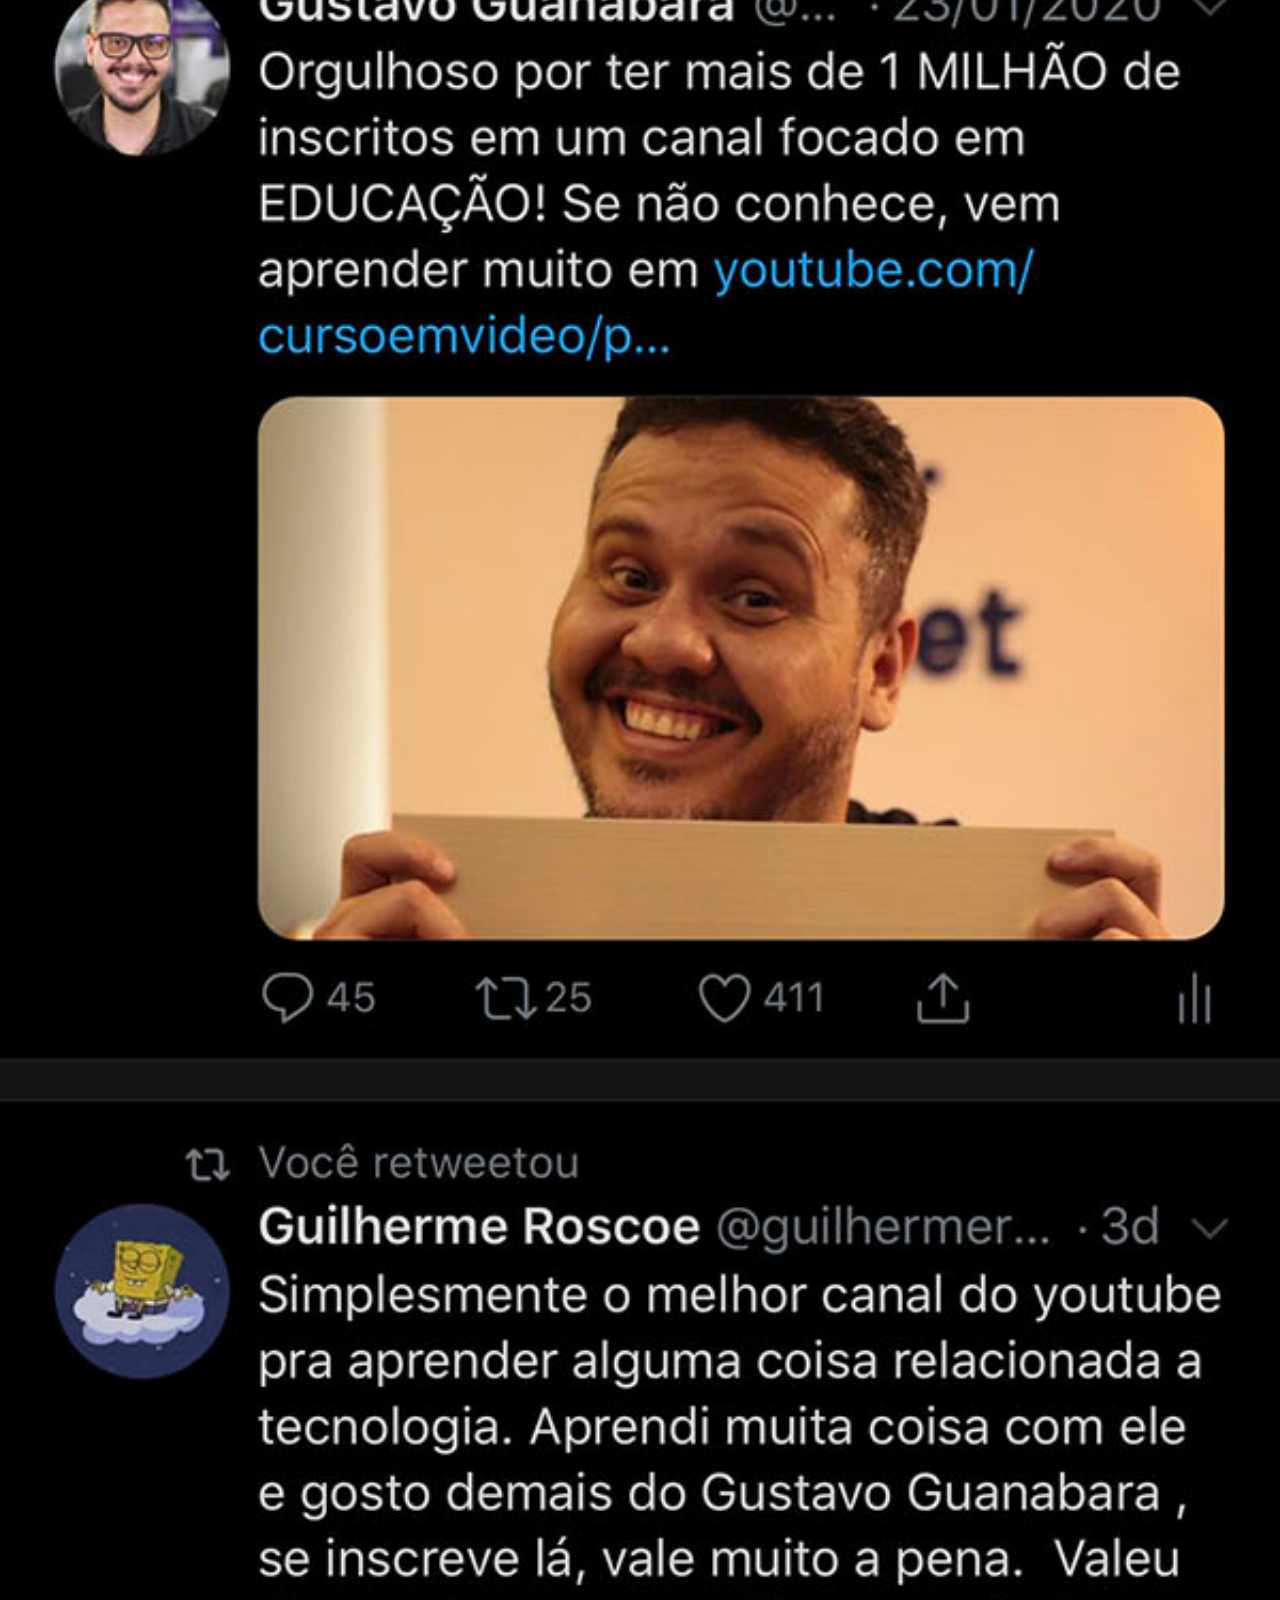
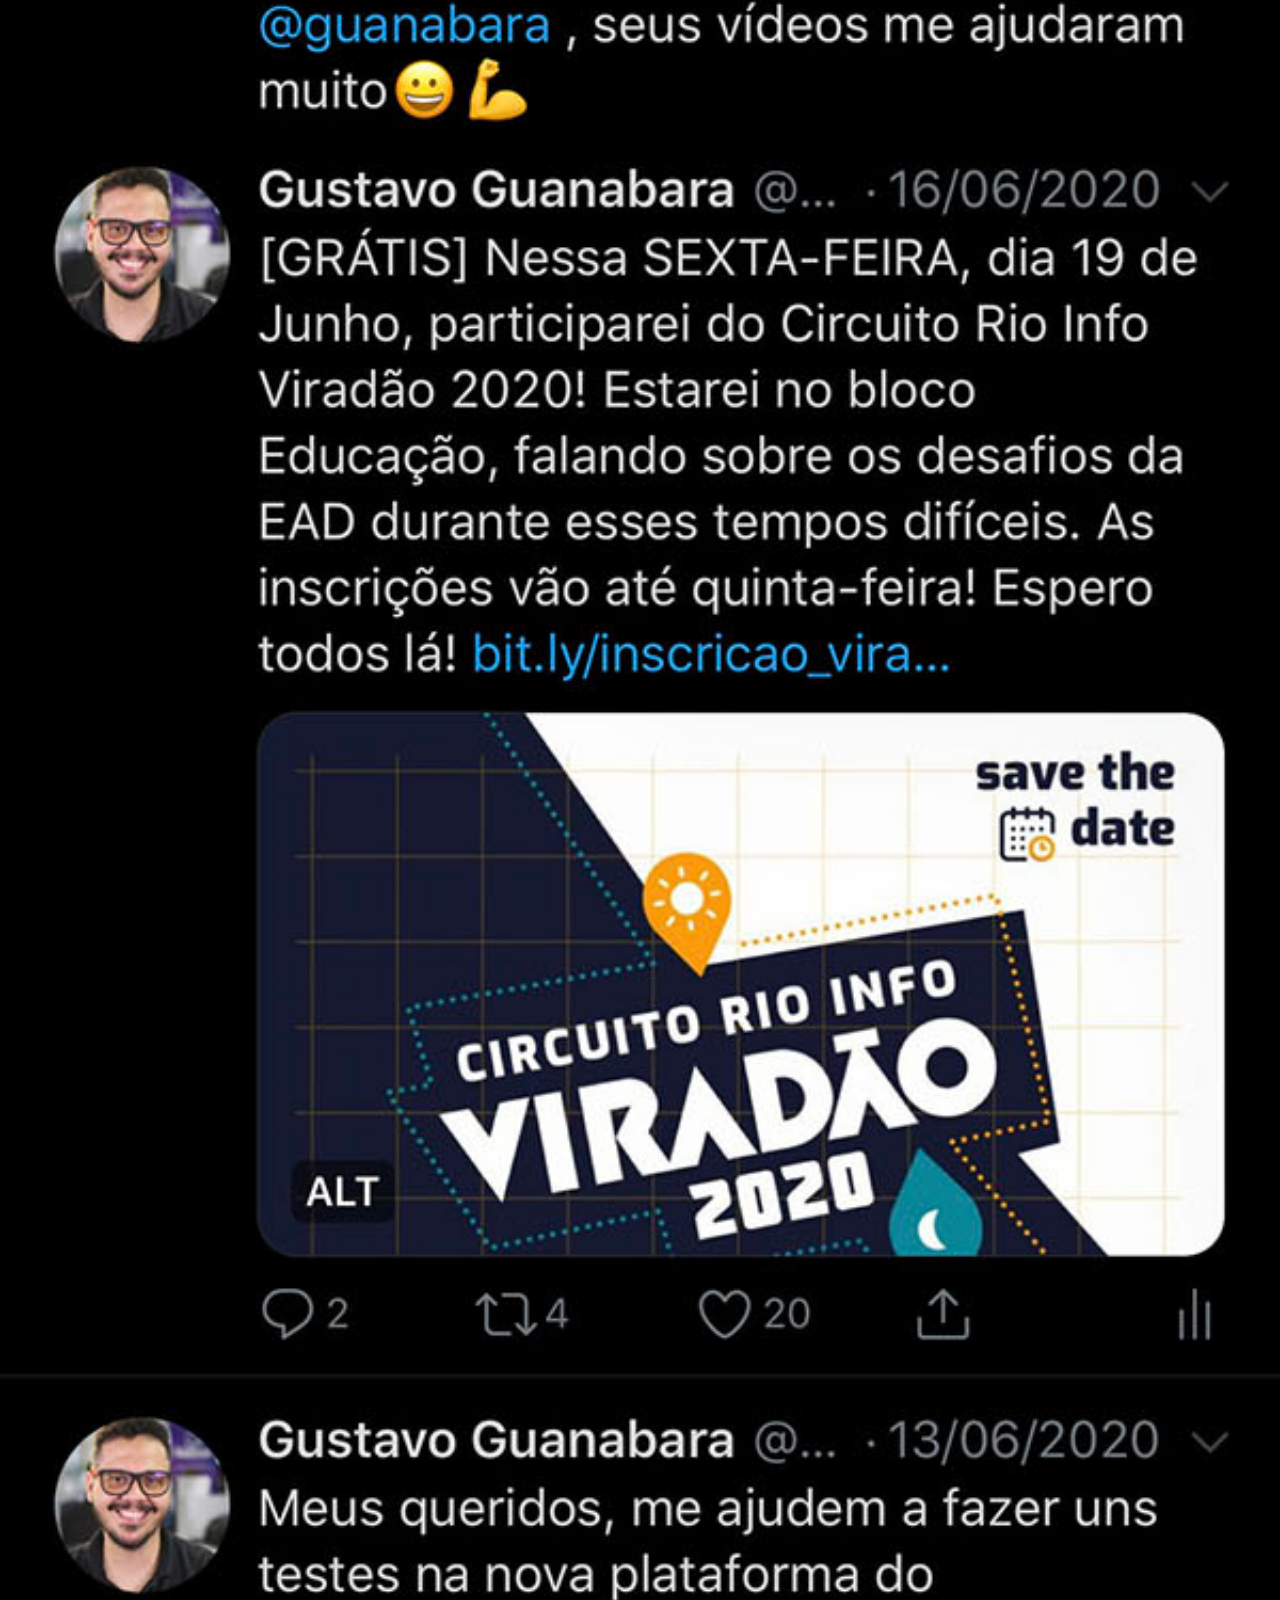
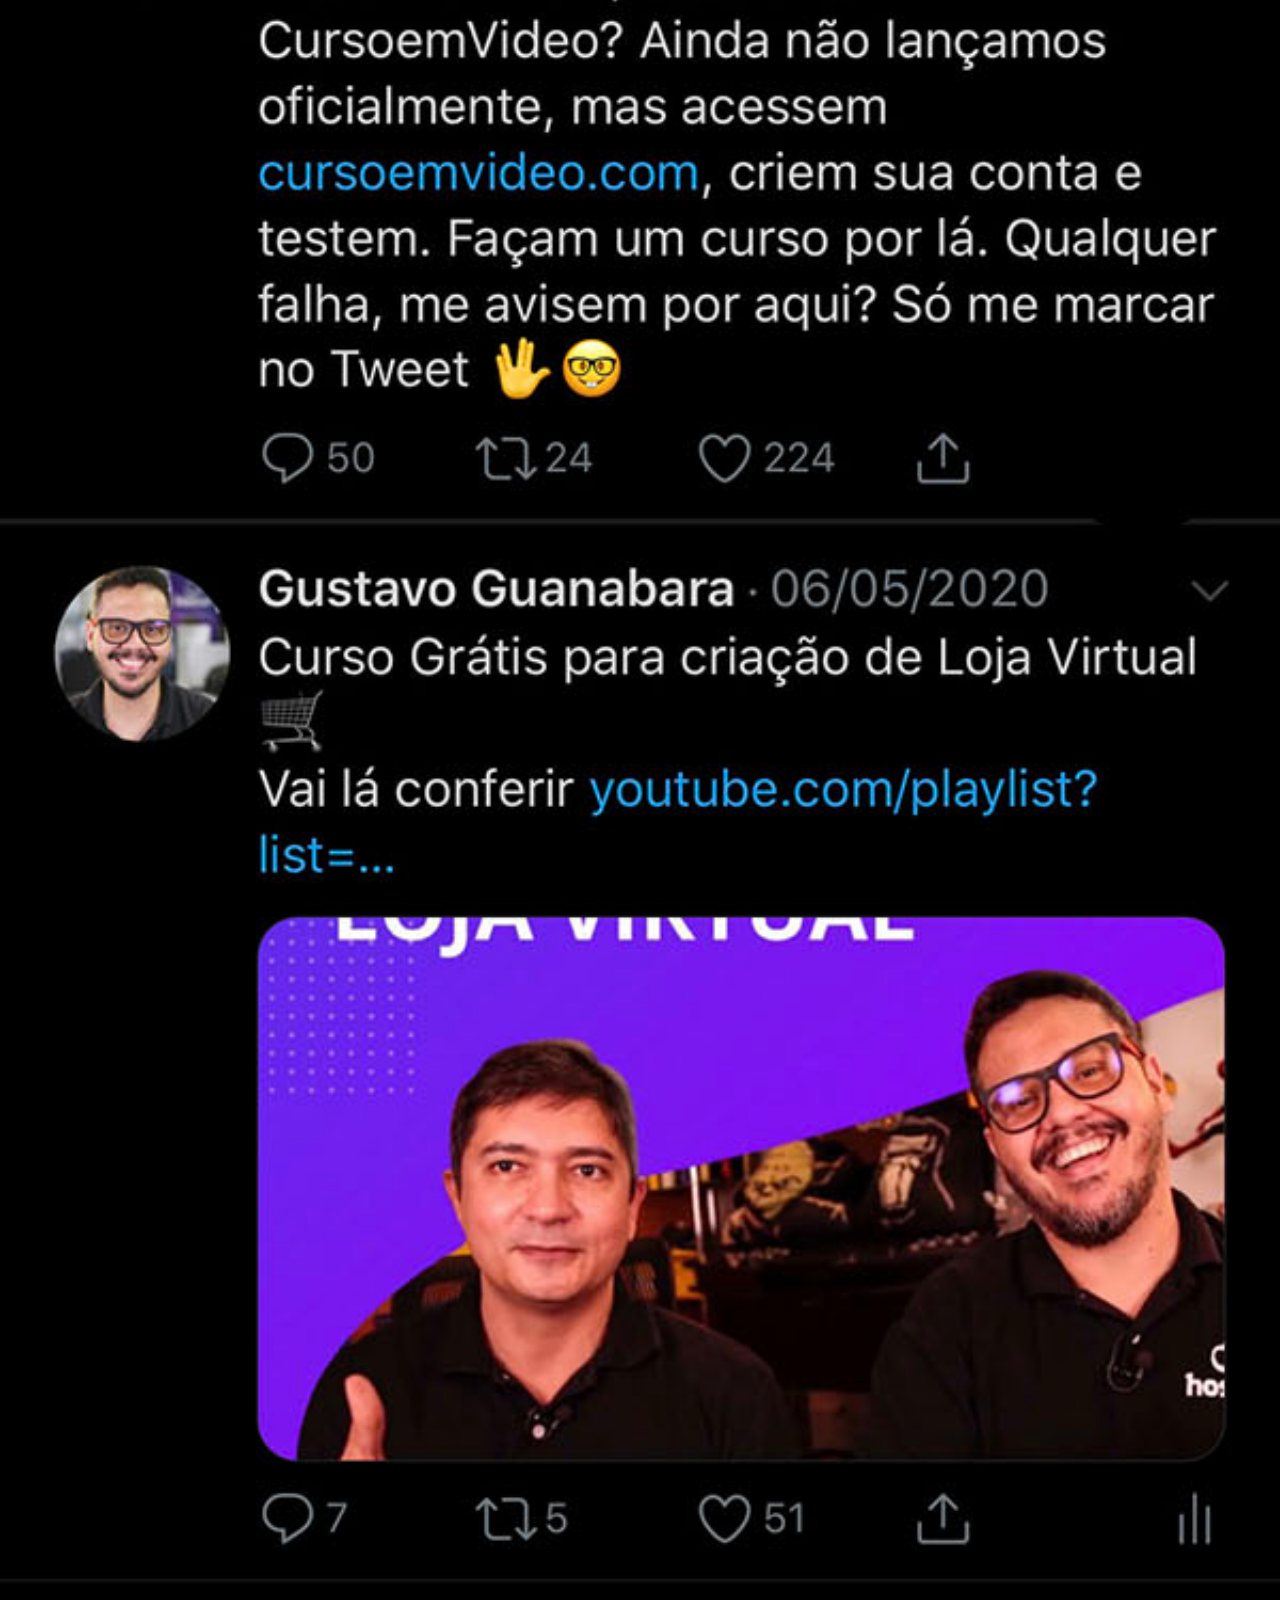
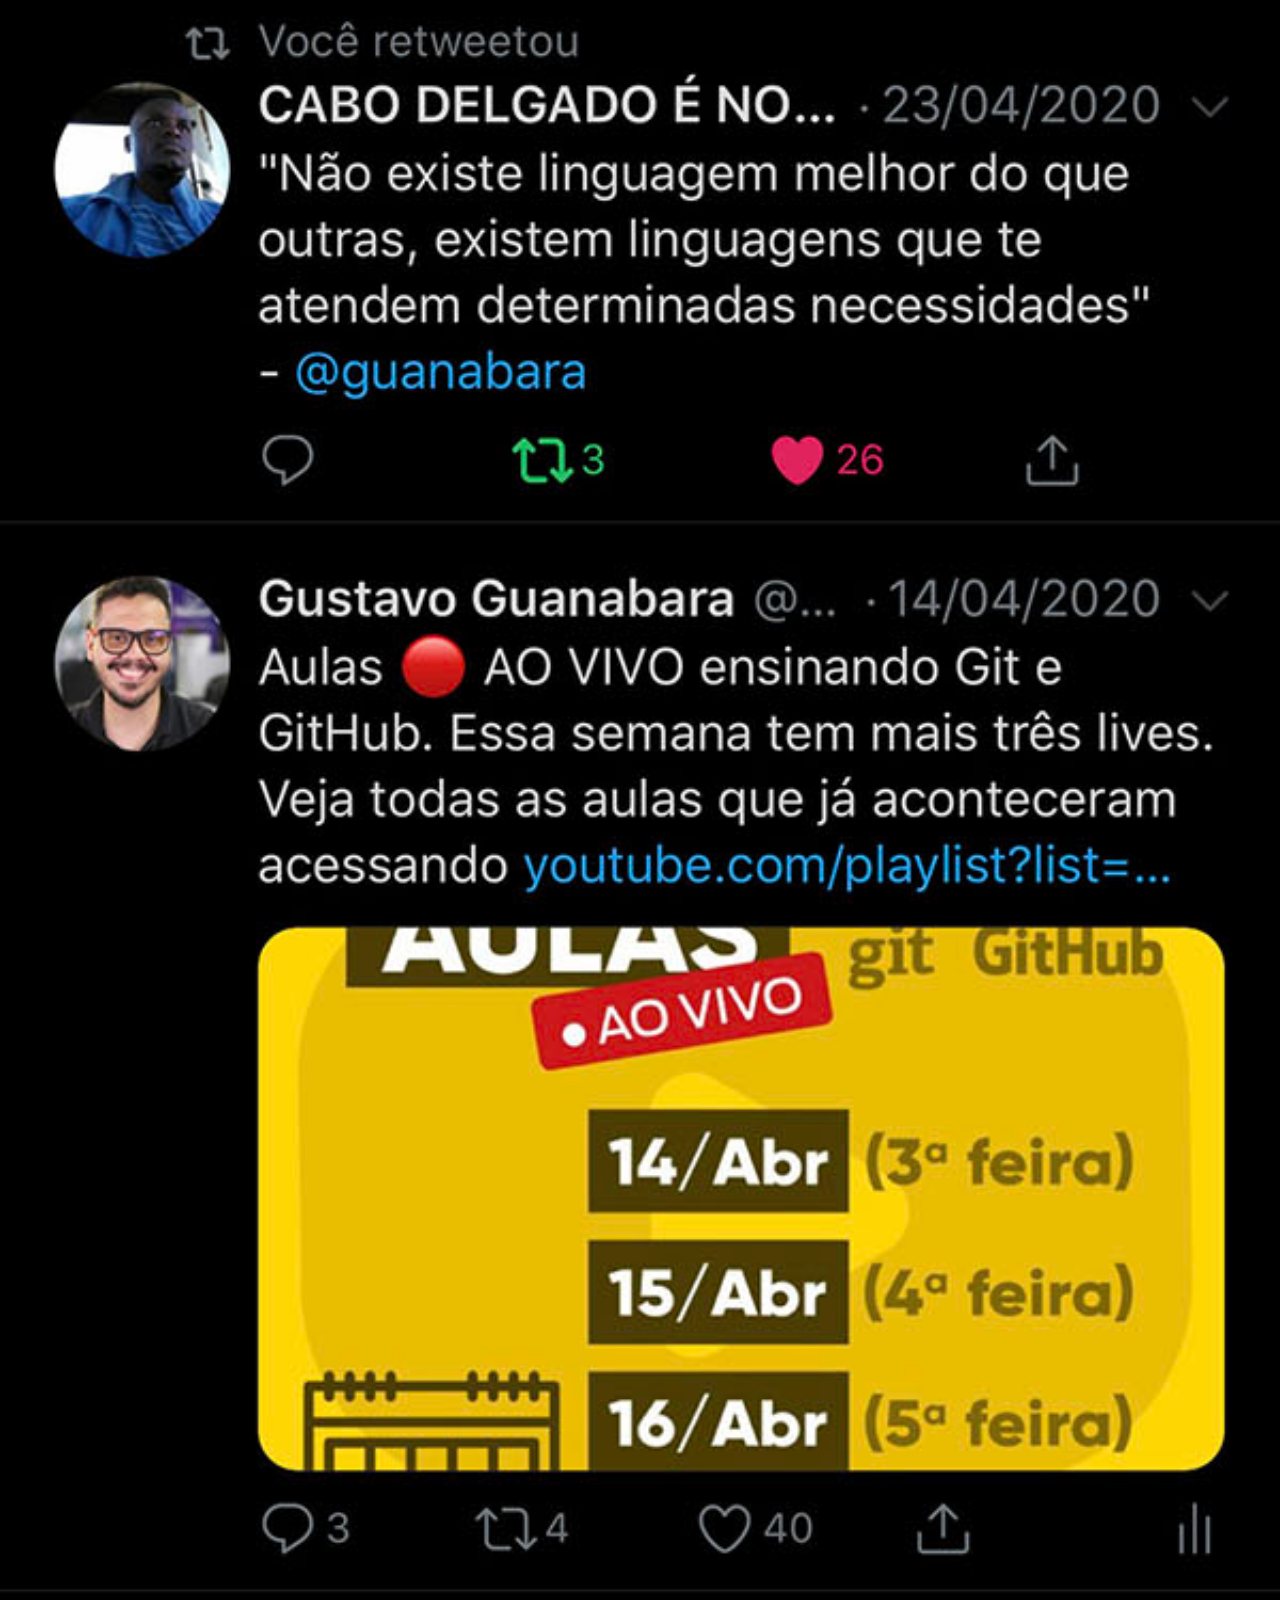
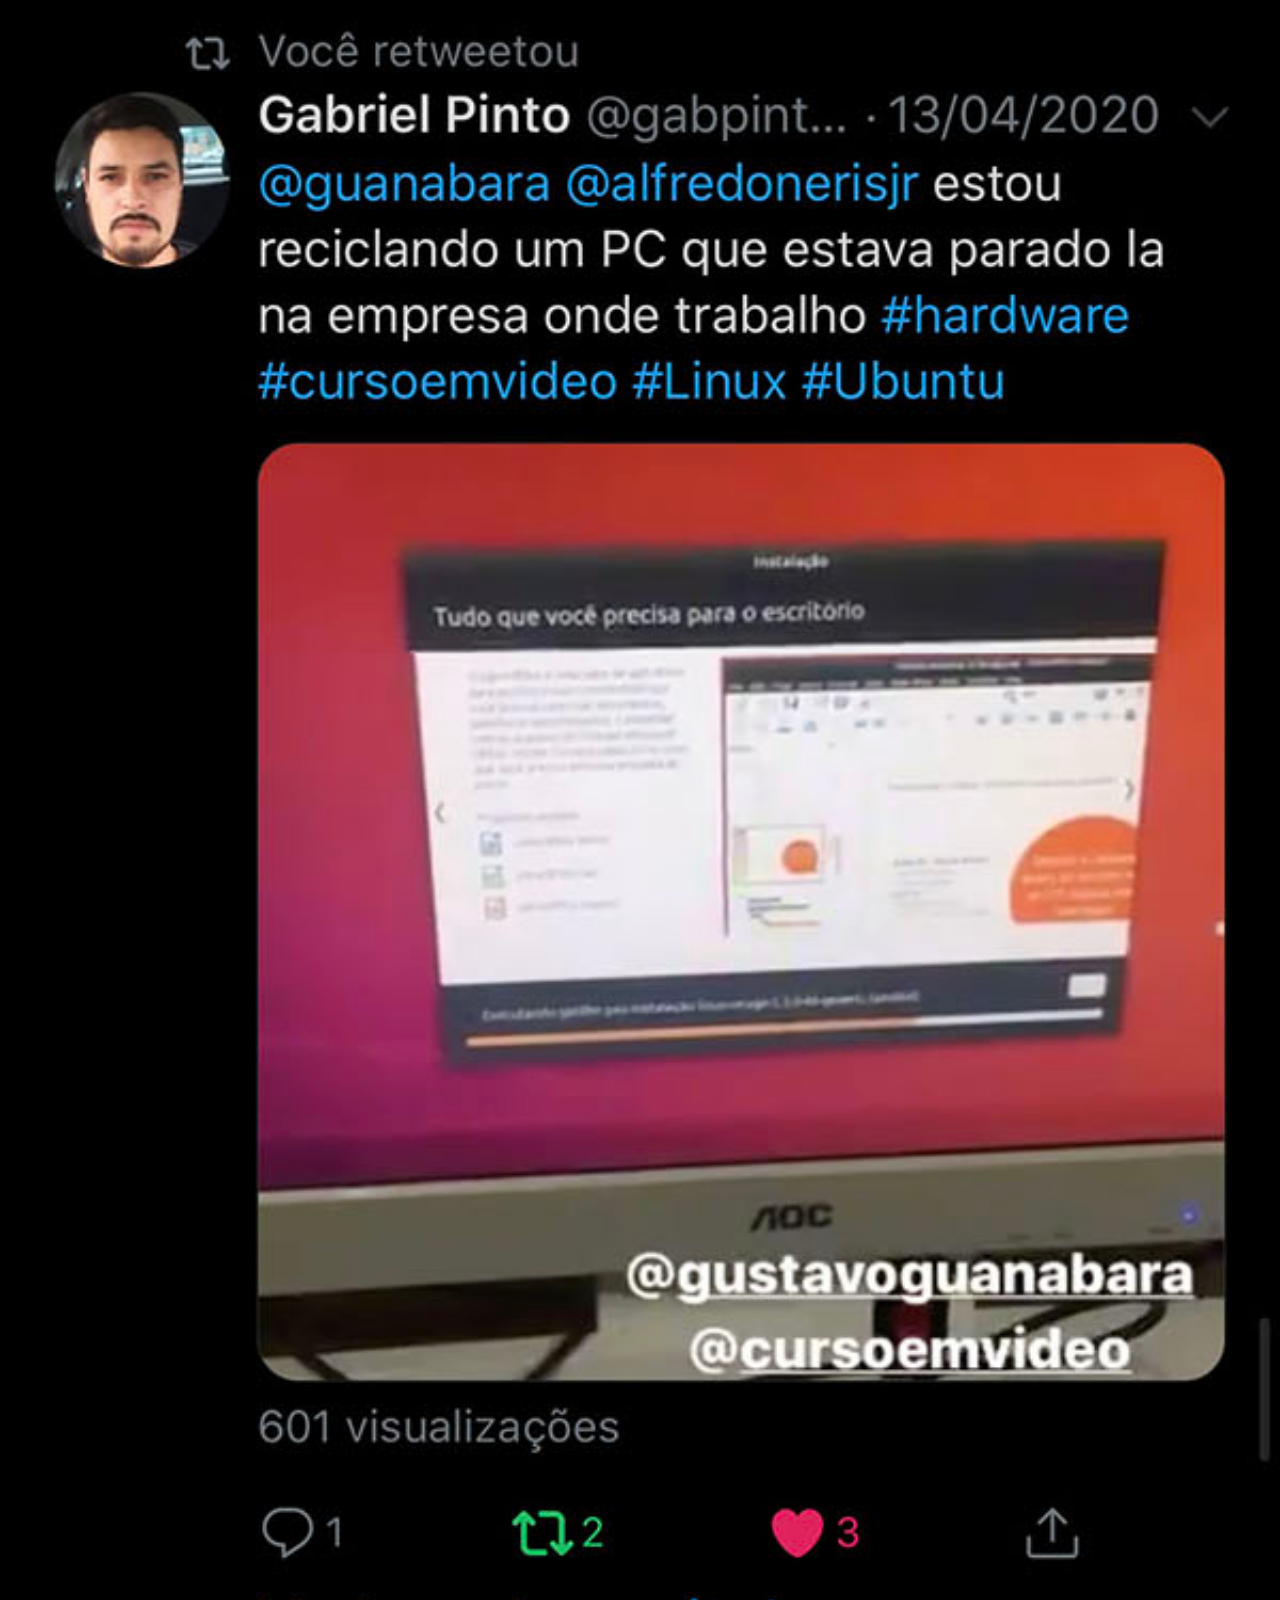
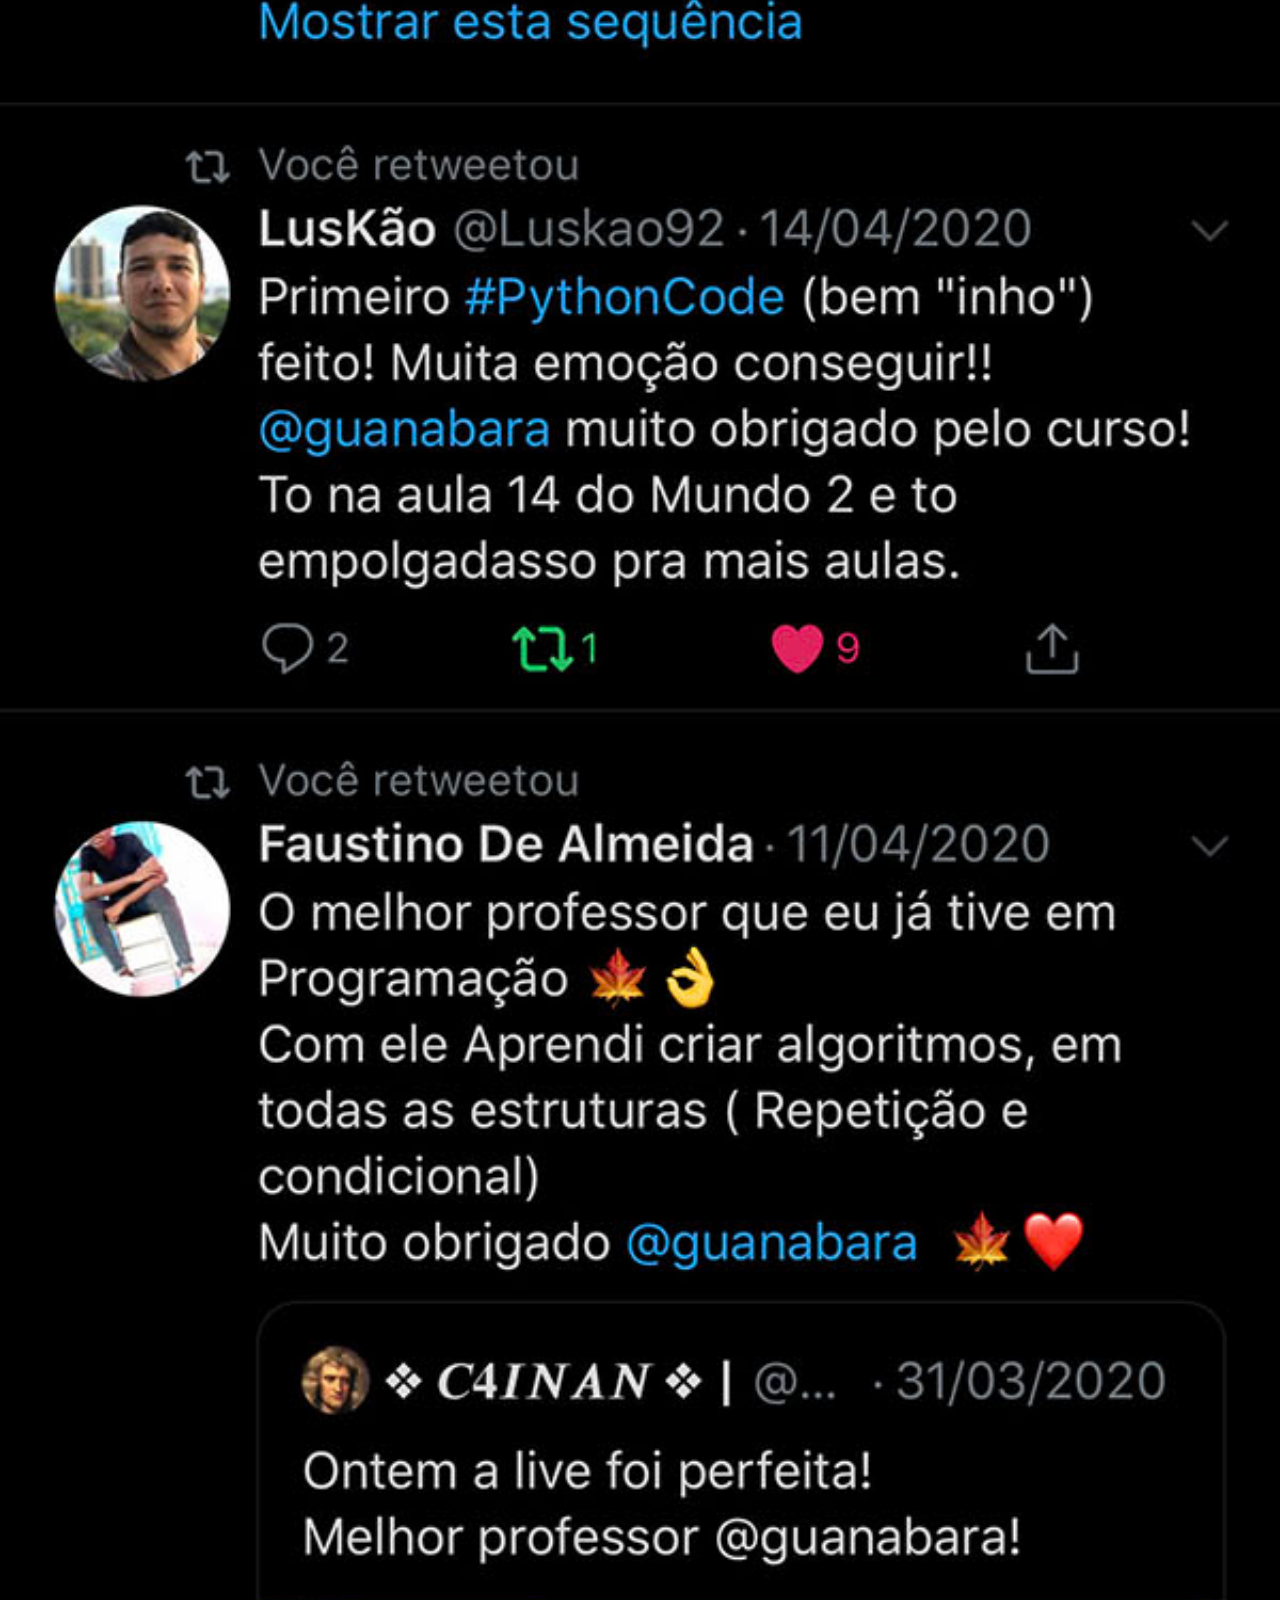
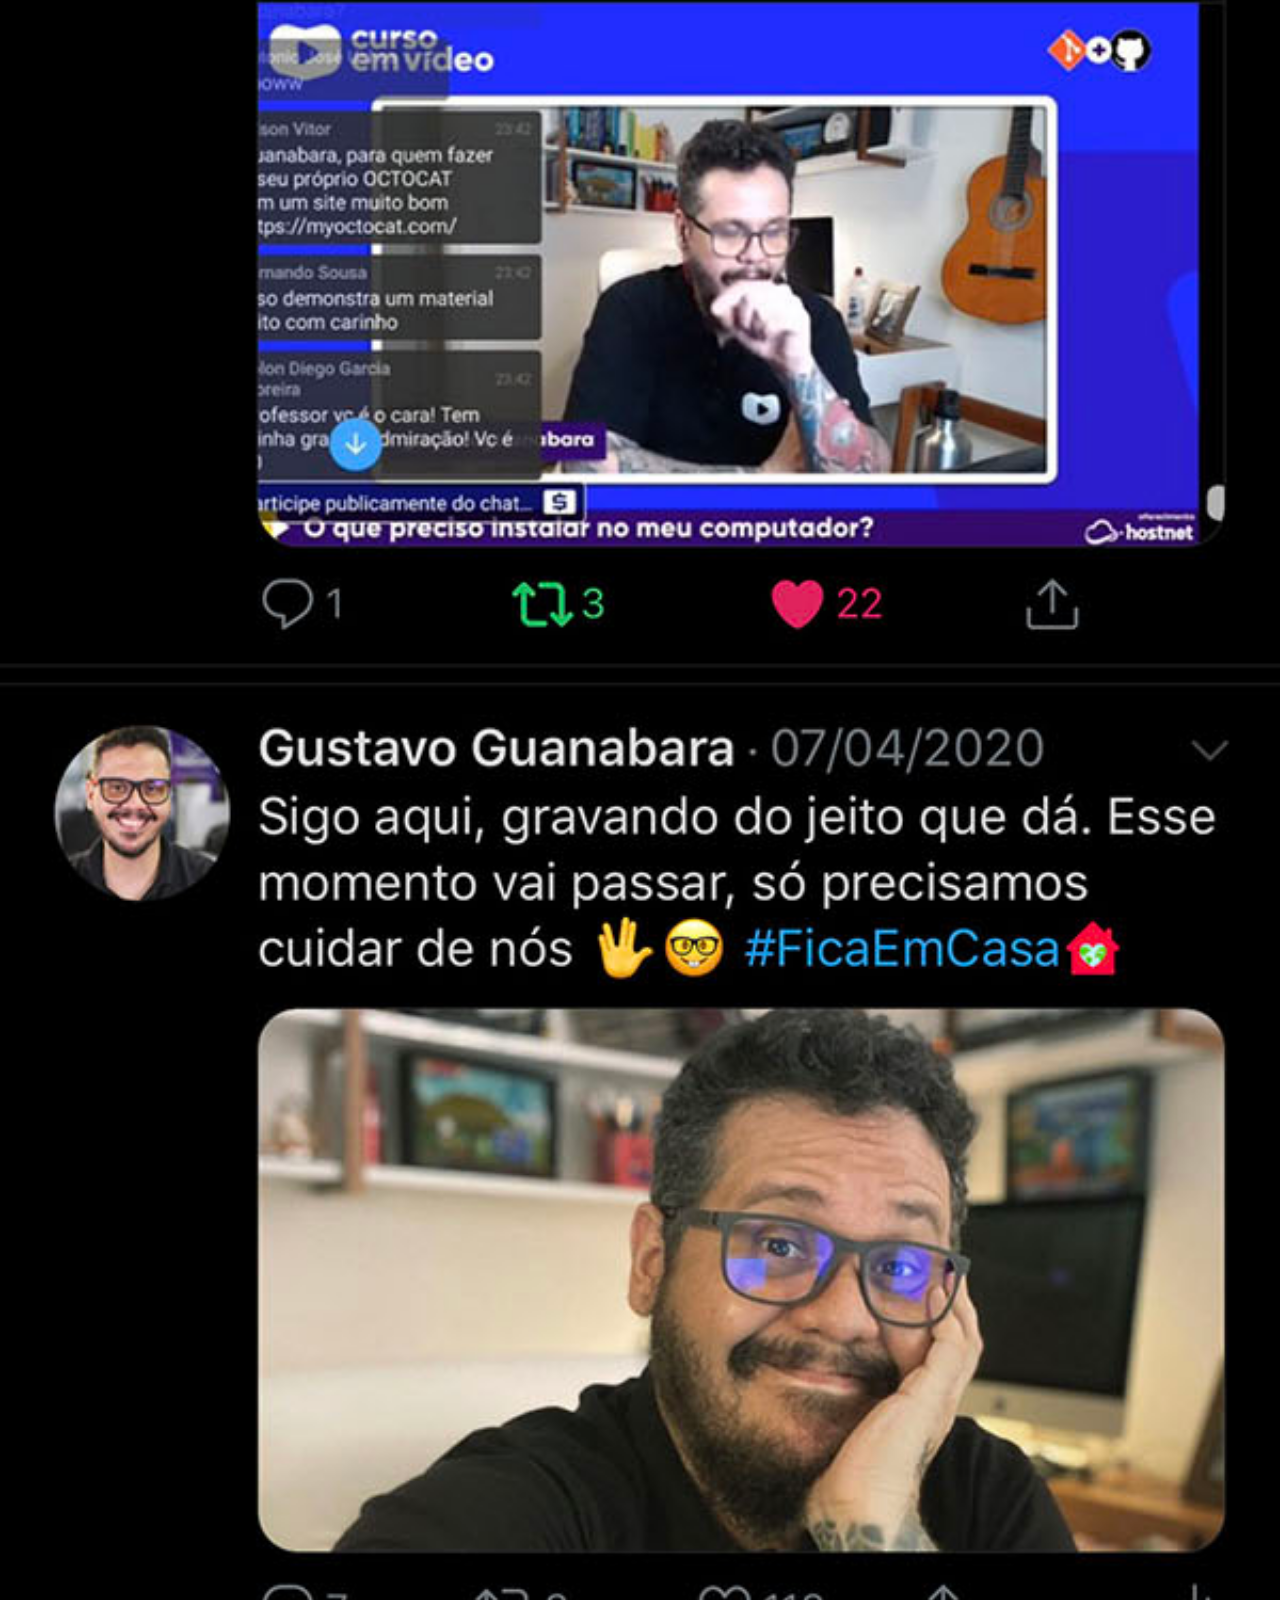
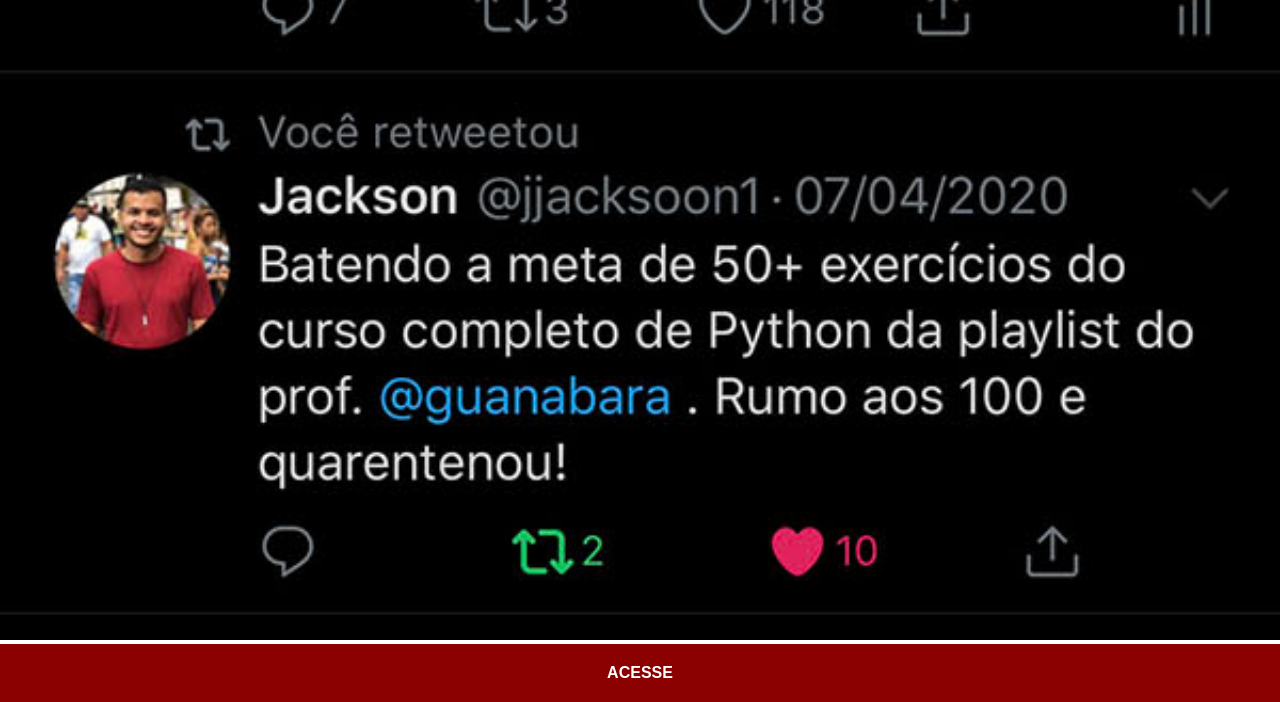
<file: twitter.html>
<!DOCTYPE html>
<html lang="pt-br">
<head>
    <meta charset="UTF-8">
    <meta name="viewport" content="width=device-width, initial-scale=1.0">
    <title>Twitter</title>
    <link rel="stylesheet" href="estilos/social.css">
</head>
<body>
    <img src="imagens/tela-twitter.jpg" alt="Twitter">
    <a href="https://x.com/guanabara" target="_blank" rel="noopener noreferrer">ACESSE</a>
</body>
</html>
</file>
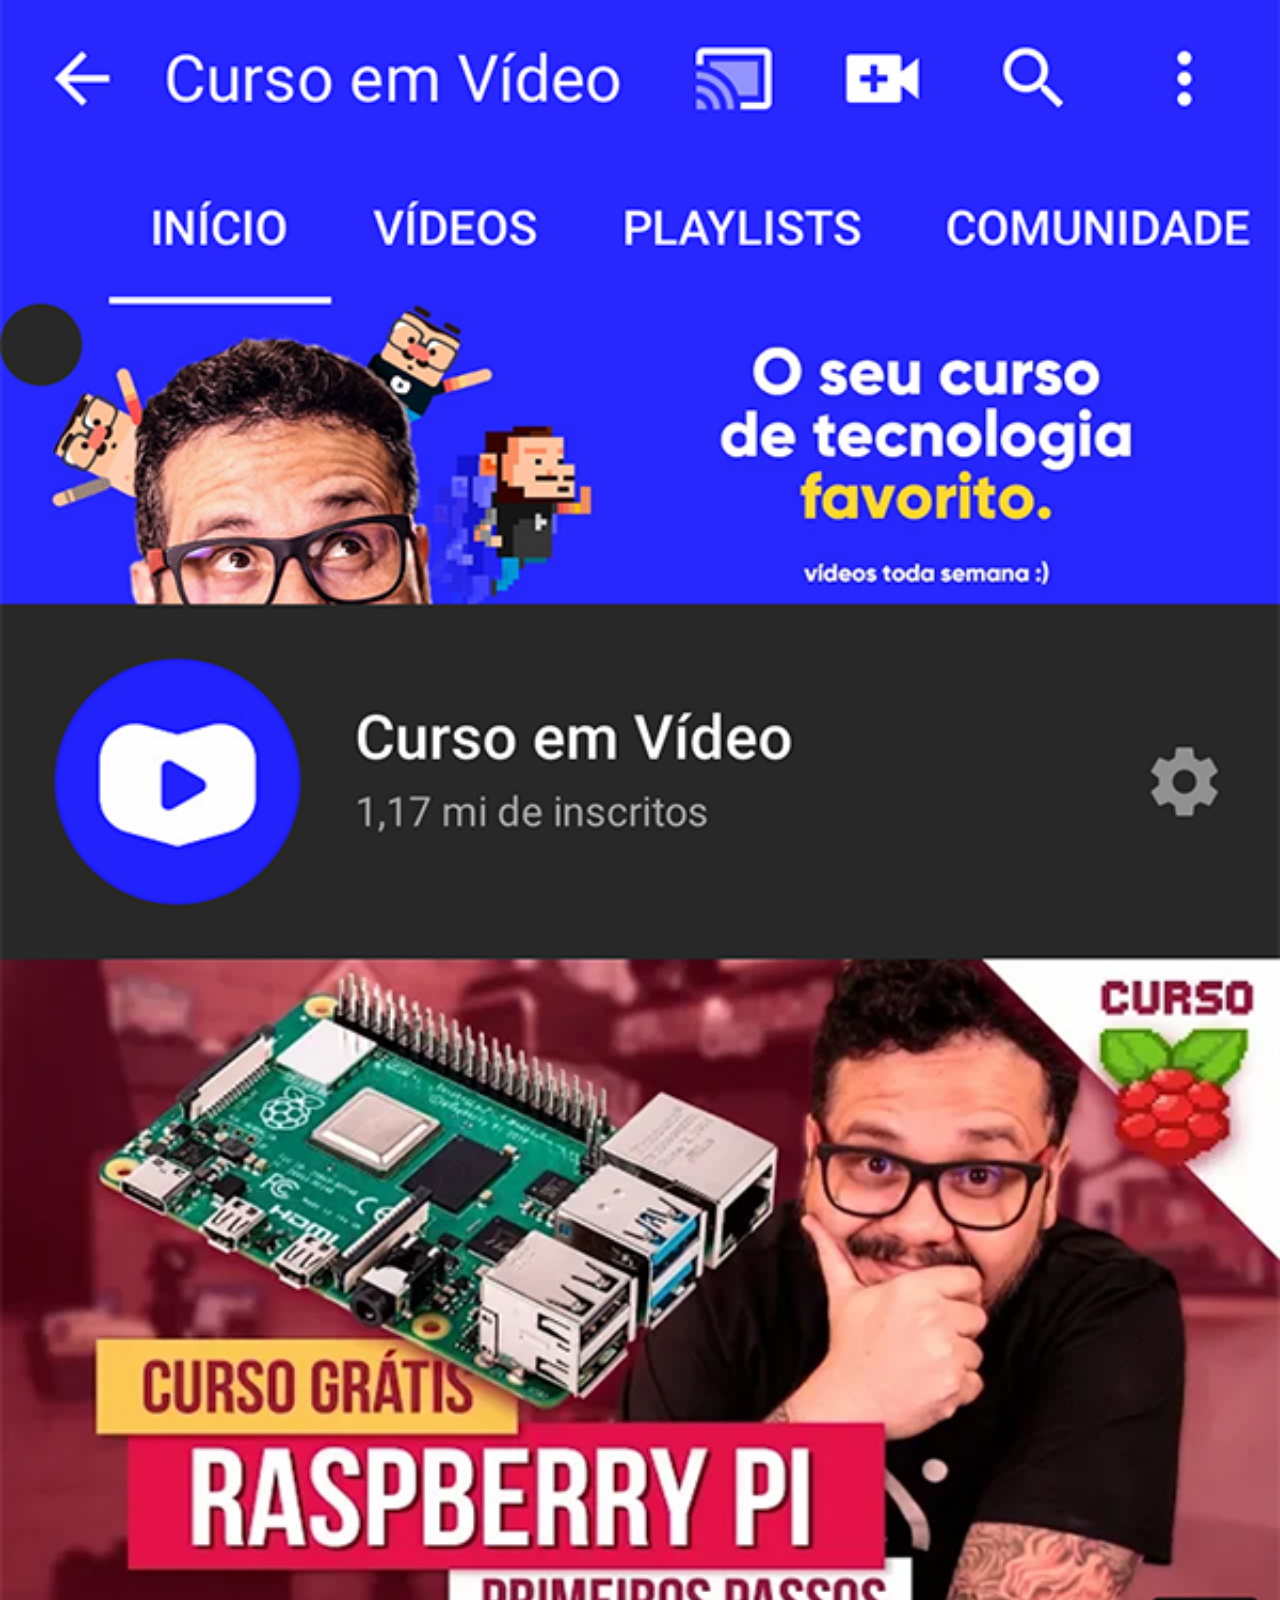
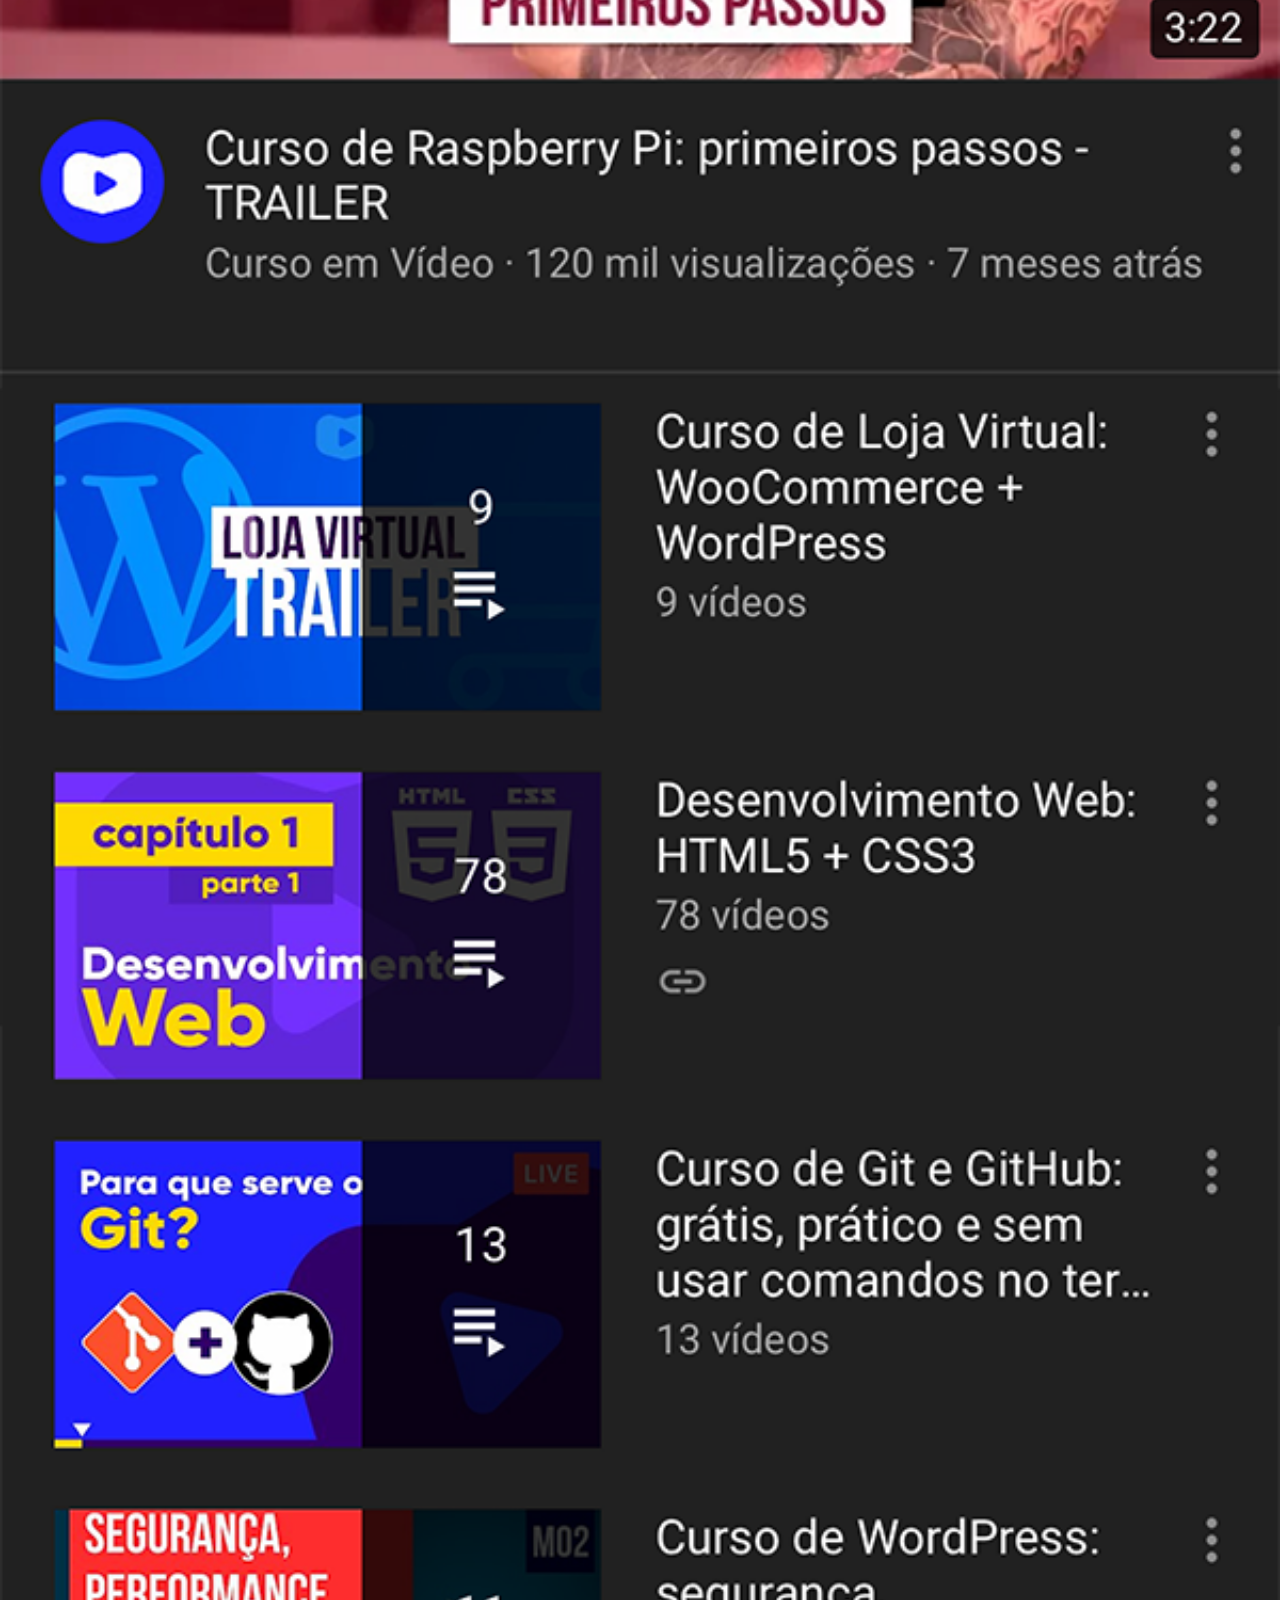
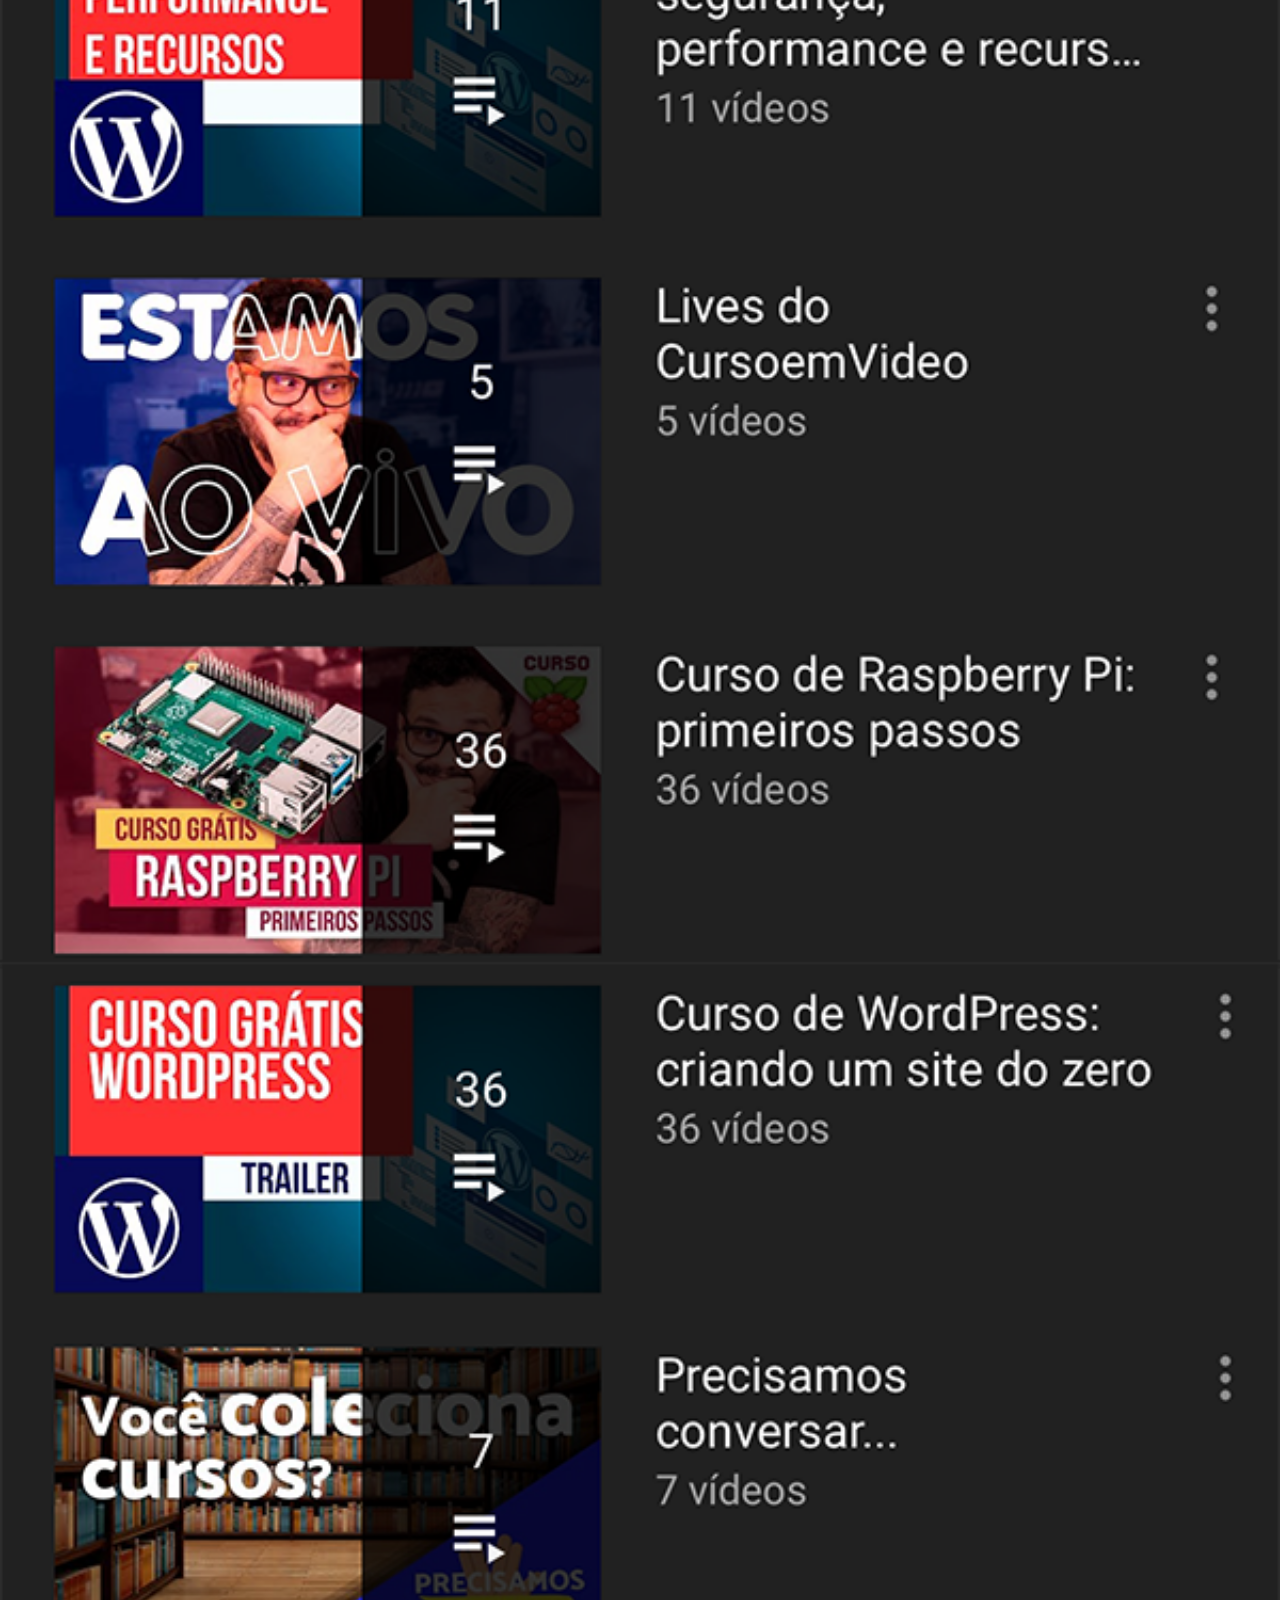
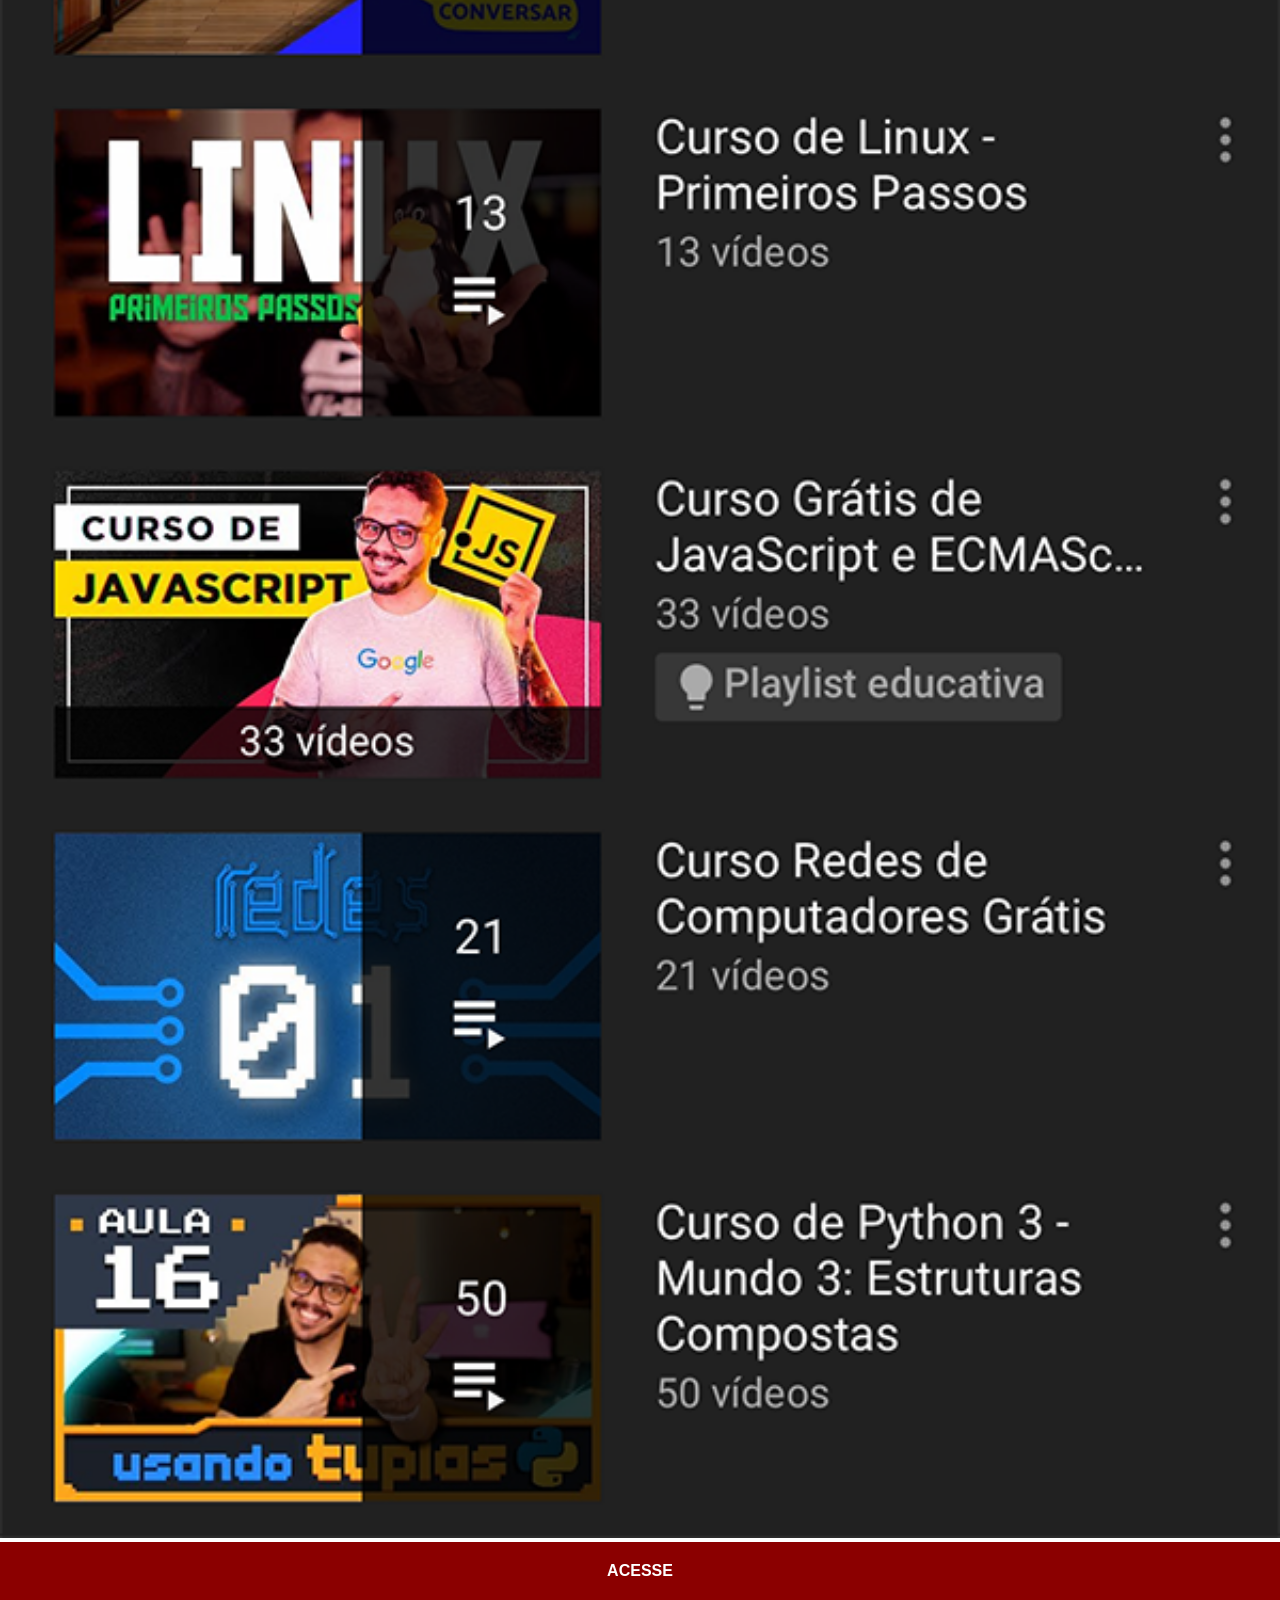
<file: youtube.html>
<!DOCTYPE html>
<html lang="pt-br">
<head>
    <meta charset="UTF-8">
    <meta name="viewport" content="width=device-width, initial-scale=1.0">
    <title>YouTube</title>
    <link rel="stylesheet" href="estilos/social.css">
    <style>
       
    </style>
</head>
<body>
    <img src="imagens/tela-youtube.png" alt="YouTube">
    <a href="https://www.youtube.com/@cursoemvideo" target="_blank" rel="noopener noreferrer">ACESSE</a>
</body>
</html>
</file>
<file: estilos/style.css>
@charset "UTF-8";

* {
    margin: 0;
    padding: 0;
    font-family: Arial, Helvetica, sans-serif;
}

html, body {
    height: 100vh;
    width: 100vw;
    background-color: black;
}

body {
    background: url('../imagens/fundo-madeira.jpg') no-repeat top center;
    background-size: cover;
    background-attachment: fixed;
}

main {
    position: relative;
    height: 100vh;

}

section#telefone {
    position: absolute;
    top: 50%;
    left: 50%;
    transform: translate(-50%, -50%);
    height: 627px;
    width: 311px;
    background: url('../imagens/frame-iphone.png') no-repeat;
}

iframe#tela {
    position: relative;
    top: 80px;
    left: 22px;
    width: 267px;
    height: 471px;
}

section#redes-sociais img {
    width: 50px;
    margin: 10px;
    border-radius: 50%;
    box-shadow: 2px 2px 5px rgba(0, 0, 0, 0.400);
    box-sizing: border-box;
}

section#redes-sociais {
    text-align: right;
}

section#redes-sociais img:hover {
    border: 2px solid rgba(255, 255, 255, 0.600);
    transform: translate(-3px, -3px);
    box-shadow: 5px 5px 10px rgba(0, 0, 0, 0.600);
    transition: transform .3s, border .5s;
}
</file>
<file: estilos/social.css>
@charset "UTF-8";
 
    * {
        margin: 0px;
        padding: 0px;
        font-family: Arial, Helvetica, sans-serif;
    }

    ::-webkit-scrollbar {
        width: 0;
        height: 0;
    }
    
    img {
        width: 100vw;

    }

    a {
        display: block;
        background-color: darkred;
        color: white;
        padding: 20px;
        text-align: center;
        font-weight: bolder;
        text-decoration: none;
    }

    a:hover {
        background-color: red;

    }
</file>
